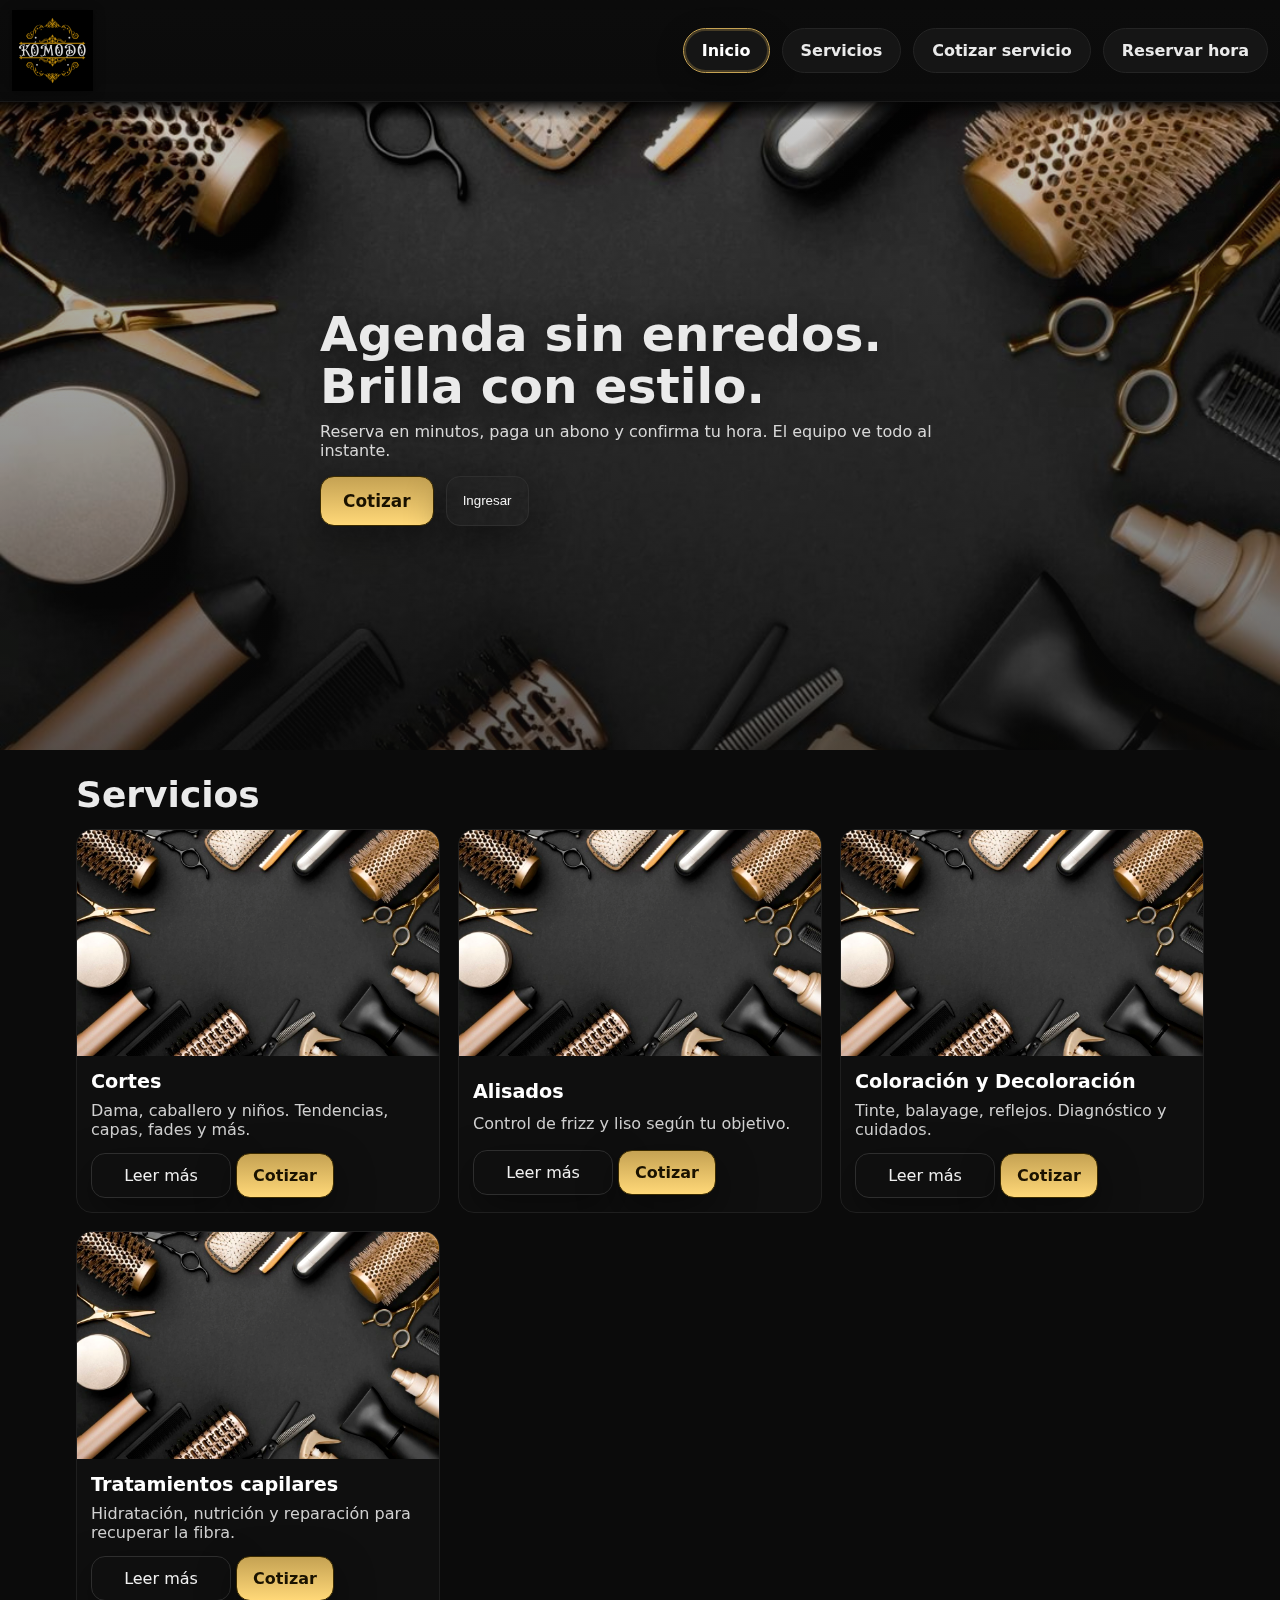
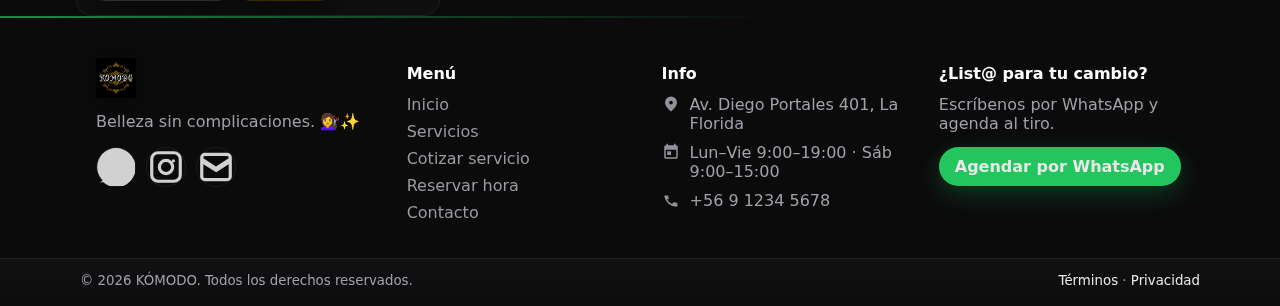
<file: index.html>
<!DOCTYPE html>
<html lang="es">
<head>
  <meta charset="UTF-8" />
  <meta name="viewport" content="width=device-width, initial-scale=1.0"/>
  <title>KÓMODO — Agenda y cotización</title>
  <link rel="stylesheet" href="css/styles.css"/>
</head>
<body>

  <!-- Header -->
  <header class="header">
    <div class="header__inner">
     <a href="index.html" class="brand" aria-label="KÓMODO Home">
      <img src="img/k_logo.png" alt="KÓMODO" class="brand__logo">
     </a>

      <!-- Menú -->
      <nav class="header__nav">
        <a class="nav__link is-active" href="index.html">Inicio</a>
        <a class="nav__link" href="vista_servicios.html">Servicios</a>
        <a class="nav__link" href="cliente.html">Cotizar servicio</a>
        <a class="nav__link" href="vista_reservas.html">Reservar hora</a>
      </nav>
    </div>
  </header>

  <main>
    <!-- Hero con CTA -->
    <section class="hero">
      <div class="hero__bg-img" aria-hidden="true"></div>
      <div class="hero__veil" aria-hidden="true"></div>
      <div class="wrap hero__inner">
        <div class="hero__copy">
          <h1>Agenda sin enredos.<br>Brilla con estilo.</h1>
          <p>Reserva en minutos, paga un abono y confirma tu hora. El equipo ve todo al instante.</p>
          <div class="hero__cta">
            <a class="btn btn--gold btn--lg" href="cliente.html">Cotizar</a>
            <button class="btn btn--ghost" id="btnLogin">Ingresar</button>
          </div>
        </div>
      </div>
    </section>

    <!-- Lista de servicios destacada -->
    <section class="services wrap">
      <h2 class="services__title">Servicios</h2>

      <div class="services__grid">
        <!-- Cortes -->
        <article class="service-card">
          <a class="service-card__img" href="cortes.html" aria-label="Leer más sobre Cortes">
            <img src="img/fondo.jpg" alt="Cortes de cabello">
          </a>
          <div class="service-card__body">
            <h3 class="service-card__title">Cortes</h3>
            <p class="service-card__desc">Dama, caballero y niños. Tendencias, capas, fades y más.</p>
            <div class="service-card__actions">
              <a class="btn btn--ghost" href="cortes.html">Leer más</a>
              <a class="btn btn--gold" href="cliente.html?service=cortes">Cotizar</a>
            </div>
          </div>
        </article>

        <!-- Alisados -->
        <article class="service-card">
          <a class="service-card__img" href="alisados.html" aria-label="Leer más sobre Alisados">
            <img src="img/fondo.jpg" alt="Alisados">
          </a>
          <div class="service-card__body">
            <h3 class="service-card__title">Alisados</h3>
            <p class="service-card__desc">Control de frizz y liso según tu objetivo.</p>
            <div class="service-card__actions">
              <a class="btn btn--ghost" href="alisados.html">Leer más</a>
              <a class="btn btn--gold" href="cliente.html?service=alisados">Cotizar</a>
            </div>
          </div>
        </article>

        <!-- Coloración -->
        <article class="service-card">
          <a class="service-card__img" href="coloracion.html" aria-label="Leer más sobre Coloración y Decoloración">
            <img src="img/fondo.jpg" alt="Coloración y decoloración">
          </a>
          <div class="service-card__body">
            <h3 class="service-card__title">Coloración y Decoloración</h3>
            <p class="service-card__desc">Tinte, balayage, reflejos. Diagnóstico y cuidados.</p>
            <div class="service-card__actions">
              <a class="btn btn--ghost" href="coloracion.html">Leer más</a>
              <a class="btn btn--gold" href="cliente.html?service=color">Cotizar</a>
            </div>
          </div>
        </article>

        <!-- Tratamientos -->
        <article class="service-card">
          <a class="service-card__img" href="tratamientos.html" aria-label="Leer más sobre Tratamientos">
            <img src="img/fondo.jpg" alt="Tratamientos capilares">
          </a>
          <div class="service-card__body">
            <h3 class="service-card__title">Tratamientos capilares</h3>
            <p class="service-card__desc">Hidratación, nutrición y reparación para recuperar la fibra.</p>
            <div class="service-card__actions">
              <a class="btn btn--ghost" href="tratamientos.html">Leer más</a>
              <a class="btn btn--gold" href="cliente.html?service=tratamientos">Cotizar</a>
            </div>
          </div>
        </article>
      </div>
    </section>
  </main>

  <!-- Modal de login rápido (mock) -->
  <dialog id="authModal" class="auth">
    <form method="dialog" class="auth__panel">
      <h3 class="auth__title">Entrar</h3>

      <div class="field">
        <span>Correo</span>
        <input type="email" id="authEmail" placeholder="tucorreo@dominio.cl" required>
      </div>

      <div class="field">
        <span>Rol</span>
        <label><input type="radio" name="role" value="cliente" checked> Cliente</label>
        <label><input type="radio" name="role" value="trabajador"> Trabajador</label>
        <label><input type="radio" name="role" value="admin"> Admin</label>
      </div>

      <div class="field">
  <span>Contraseña</span>
  <input type="password" id="authPass" placeholder="Tu contraseña" />
</div>
<div class="auth__actions">
        <button id="doLogin" class="btn btn--gold">Ingresar</button>
        <button class="btn btn--ghost" value="cancel">Cancelar</button>
      </div>

      <a class="auth__alt" href="registro.html">¿No tienes cuenta? Ir a registro</a>
    </form>
  </dialog>

  <script>
    // Mini script local: abre/cierra modal y guarda rol (mock)
    const modal = document.getElementById("authModal");
    document.getElementById("btnLogin").addEventListener("click", ()=> modal.showModal());

    const setRole = (role, email) => {
      localStorage.setItem("komodo:user", JSON.stringify({ role, email }));
    };
    const homeFor = (r) => r === "admin" ? "vista_ingresos.html" : (r === "trabajador" ? "vista_reservas.html" : "cliente.html");

    // Validación mínima
    document.getElementById("doLogin").addEventListener("click", (e)=>{
      e.preventDefault();
      const role = document.querySelector('input[name="role"]:checked').value;
      const email = document.getElementById("authEmail").value.trim();
      if(!email) return alert("Completa tu correo para entrar.");
      setRole(role, email);
      modal.close();
      location.href = homeFor(role);
    });
  </script>
  <!-- ============ FOOTER KÓMODO (DARK) ============ -->
<footer class="k-footer" role="contentinfo">
  <div class="k-footer__top wrap">
    <section class="k-brand">
      <a class="brand" href="index.html" aria-label="Inicio KÓMODO">
        <img src="img/k_logo.png" alt="KÓMODO" class="brand__logo" />
      </a>
      <p class="k-tagline">Belleza sin complicaciones. 💇‍♀️✨</p>

      <nav class="k-social" aria-label="Redes">
        <!-- WhatsApp -->
        <a class="k-ico" href="https://wa.me/56912345678?text=Hola%20K%C3%93MODO,%20quiero%20agendar%20una%20hora" target="_blank" rel="noopener" aria-label="WhatsApp">
          <svg viewBox="0 0 24 24" aria-hidden="true"><path fill="currentColor" d="M20.5 3.5A11 11 0 0 0 3.6 20.4L2 22l1.8-.5A11 11 0 1 0 20.5 3.5ZM9.4 7.6c-.2-.4-.4-.4-.6-.4h-.5c-.2 0-.5.1-.8.4s-1 1-1 2.4 1 2.8 1.1 3 .2.4.4.6a7 7 0 0 0 3 2c1 .4 1.3.4 1.7.4h.8c.5 0 1-.3 1.1-.7s.6-1 .6-1.1c.1-.2 0-.4 0-.6s-.1-.4-.3-.5l-1-.5c-.2-.1-.5-.2-.6 0l-.4.5c-.2.3-.3.5-.5.6s-.4.1-.7 0a5.6 5.6 0 0 1-1.7-1.1 6.3 6.3 0 0 1-1.1-1.6c-.1-.2 0-.4.1-.6l.3-.4c.1-.2.1-.4 0-.6l-.5-1c-.1-.2-.3-.6-.6-.6Z"/></svg>
        </a>
        <!-- Instagram -->
        <a class="k-ico" href="https://www.instagram.com/komodo" target="_blank" rel="noopener" aria-label="Instagram">
          <svg viewBox="0 0 24 24" aria-hidden="true"><path fill="currentColor" d="M7 2h10a5 5 0 0 1 5 5v10a5 5 0 0 1-5 5H7a5 5 0 0 1-5-5V7a5 5 0 0 1 5-5Zm0 2a3 3 0 0 0-3 3v10a3 3 0 0 0 3 3h10a3 3 0 0 0 3-3V7a3 3 0 0 0-3-3H7Zm5 2.8A5.2 5.2 0 1 1 6.8 12 5.2 5.2 0 0 1 12 6.8Zm0 2A3.2 3.2 0 1 0 15.2 12 3.2 3.2 0 0 0 12 8.8Zm5.7-.7a1 1 0 1 1-1-1 1 1 0 0 1 1 1Z"/></svg>
        </a>
        <!-- Correo -->
        <a class="k-ico" href="mailto:contacto@komodo.cl" aria-label="Correo">
          <svg viewBox="0 0 24 24" aria-hidden="true"><path fill="currentColor" d="M2 6a3 3 0 0 1 3-3h14a3 3 0 0 1 3 3v12a3 3 0 0 1-3 3H5a3 3 0 0 1-3-3Zm3-1a1 1 0 0 0-1 1v.4l8 5.3 8-5.3V6a1 1 0 0 0-1-1Zm15 5.2-7.3 4.8a1 1 0 0 1-1.1 0L4 10.2V18a1 1 0 0 0 1 1h14a1 1 0 0 0 1-1Z"/></svg>
        </a>
      </nav>
    </section>

    <section class="k-links">
      <h4>Menú</h4>
      <ul>
        <li><a href="index.html">Inicio</a></li>
        <li><a href="vista_servicios.html">Servicios</a></li>
        <li><a href="cotizar.html">Cotizar servicio</a></li>
        <li><a href="reservar.html">Reservar hora</a></li>
        <li><a href="contacto.html">Contacto</a></li>
      </ul>
    </section>

    <section class="k-info">
      <h4>Info</h4>
      <ul class="k-list">
        <li>
          <svg class="k-bullet" viewBox="0 0 24 24" aria-hidden="true"><path fill="currentColor" d="M12 2a8 8 0 0 0-8 8c0 5.5 8 12 8 12s8-6.5 8-12a8 8 0 0 0-8-8Zm0 10.5A2.5 2.5 0 1 1 14.5 10 2.5 2.5 0 0 1 12 12.5Z"/></svg>
          <span>Av. Diego Portales 401, La Florida</span>
        </li>
        <li>
          <svg class="k-bullet" viewBox="0 0 24 24" aria-hidden="true"><path fill="currentColor" d="M19 3h-1V1h-2v2H8V1H6v2H5a2 2 0 0 0-2 2v14a2 2 0 0 0 2 2h14a2 2 0 0 0 2-2V5a2 2 0 0 0-2-2Zm0 16H5V9h14ZM7 11h5v5H7Z"/></svg>
          <span>Lun–Vie 9:00–19:00 · Sáb 9:00–15:00</span>
        </li>
        <li>
          <svg class="k-bullet" viewBox="0 0 24 24" aria-hidden="true"><path fill="currentColor" d="M6.6 10.8a12.3 12.3 0 0 0 6.6 6.6l2.2-2.2a1 1 0 0 1 1.1-.2 9.7 9.7 0 0 0 3 .5 1 1 0 0 1 1 1V20a1 1 0 0 1-1 1A17 17 0 0 1 3 7a1 1 0 0 1 1-1h3.5a1 1 0 0 1 1 1 9.7 9.7 0 0 0 .5 3 1 1 0 0 1-.2 1.1Z"/></svg>
          <span>+56 9 1234 5678</span>
        </li>
      </ul>
    </section>

    <section class="k-cta">
      <h4>¿List@ para tu cambio?</h4>
      <p>Escríbenos por WhatsApp y agenda al tiro.</p>
      <a class="k-btn" href="https://wa.me/56912345678?text=Hola%20K%C3%93MODO,%20quiero%20agendar%20una%20hora">Agendar por WhatsApp</a>
    </section>
  </div>

  <div class="k-footer__bottom">
    <div class="wrap">
      <small>© <span id="year"></span> KÓMODO. Todos los derechos reservados.</small>
      <small class="k-legal"><a href="terminos.html">Términos</a> · <a href="privacidad.html">Privacidad</a></small>
    </div>
  </div>
</footer>

<script>
  // año dinámico (opcional)
  (function(){ var y=document.getElementById('year'); if(y) y.textContent=new Date().getFullYear(); })();
</script>

</body>
</html>
</file>
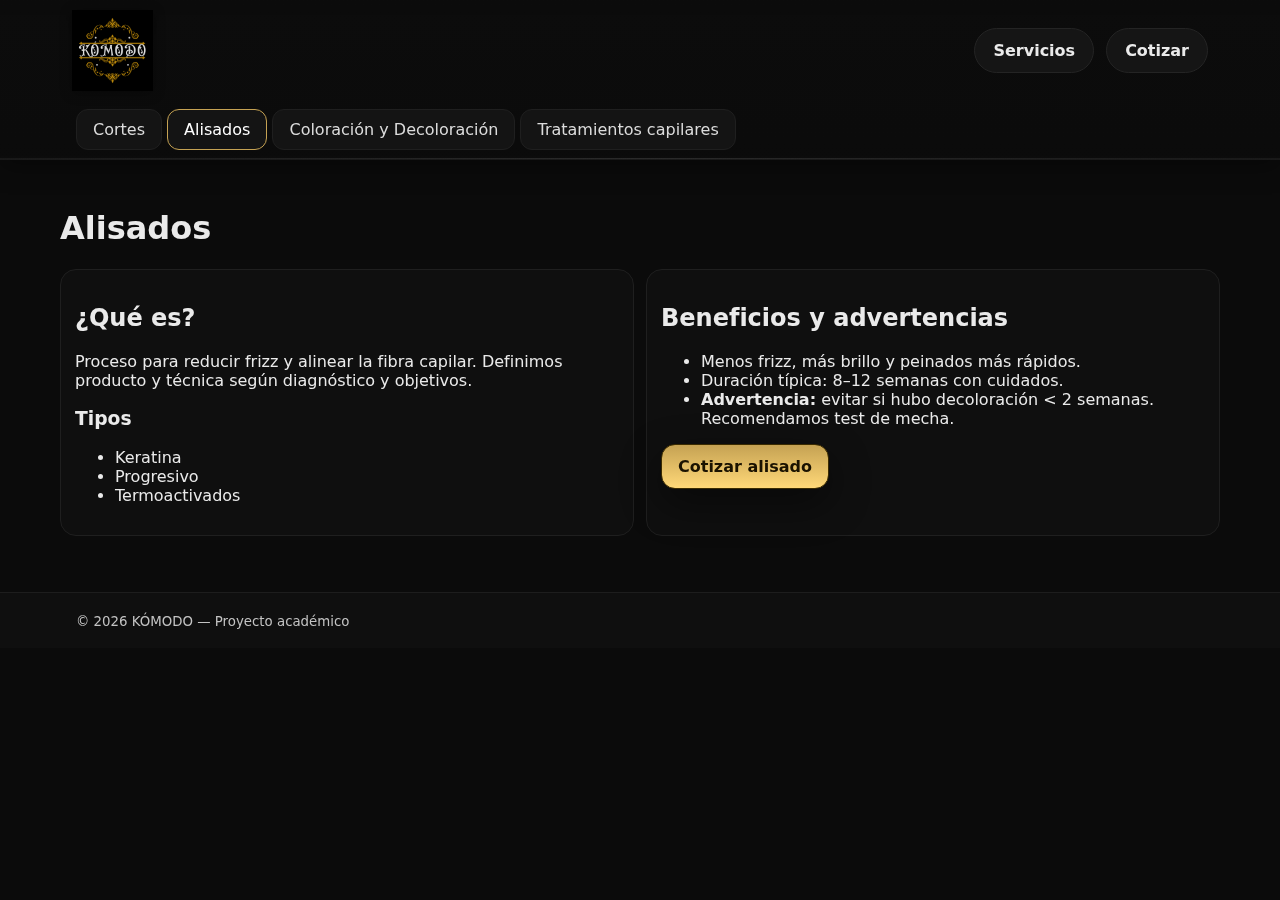
<file: alisados.html>
<!DOCTYPE html>
<html lang="es">
<head>
  <meta charset="UTF-8"/><meta name="viewport" content="width=device-width, initial-scale=1.0"/>
  <title>KÓMODO — Alisados</title>
  <link rel="stylesheet" href="css/styles.css"/>
</head>
<body>
<header class="header">
   <div class="wrap header__inner">
    <a class="brand" href="index.html" aria-label="Inicio KÓMODO">
      <img src="img/k_logo.png" alt="KÓMODO" class="brand__logo" />
    </a>

    <nav class="header__nav">

      <!-- Menú corto para fichas de servicio -->
      <a class="nav__link" href="vista_servicios.html">Servicios</a>
      <a class="nav__link" href="cliente.html">Cotizar</a>
    </nav>
  </div>

  <!-- Tabs: navegación lateral entre fichas -->
  <nav class="tabs"><div class="wrap tabs__row">
    <a class="tab" href="cortes.html">Cortes</a>
    <a class="tab is-active" href="alisados.html" aria-selected="true">Alisados</a>
    <a class="tab" href="coloracion.html">Coloración y Decoloración</a>
    <a class="tab" href="tratamientos.html">Tratamientos capilares</a>
  </div></nav>
</header>

<main class="wrap" style="padding:28px 0 56px">
  <h1>Alisados</h1>
  <section class="grid2-admin" style="margin-top:14px">
    <article class="card">
      <h2>¿Qué es?</h2>
      <p>Proceso para reducir frizz y alinear la fibra capilar. Definimos producto y técnica según diagnóstico y objetivos.</p>
      <h3>Tipos</h3>
      <ul><li>Keratina</li><li>Progresivo</li><li>Termoactivados</li></ul>
    </article>
    <article class="card">
      <h2>Beneficios y advertencias</h2>
      <ul>
        <li>Menos frizz, más brillo y peinados más rápidos.</li>
        <li>Duración típica: 8–12 semanas con cuidados.</li>
        <li><strong>Advertencia:</strong> evitar si hubo decoloración &lt; 2 semanas. Recomendamos test de mecha.</li>
      </ul>
      <div class="actions"><a class="btn btn--gold" href="cliente.html?service=alisados">Cotizar alisado</a></div>
    </article>
  </section>
</main>

<footer class="footer"><div class="wrap"><small>© <span id="year"></span> KÓMODO — Proyecto académico</small></div></footer>
<script src="js/main.js"></script>
</body>
</html>
</file>
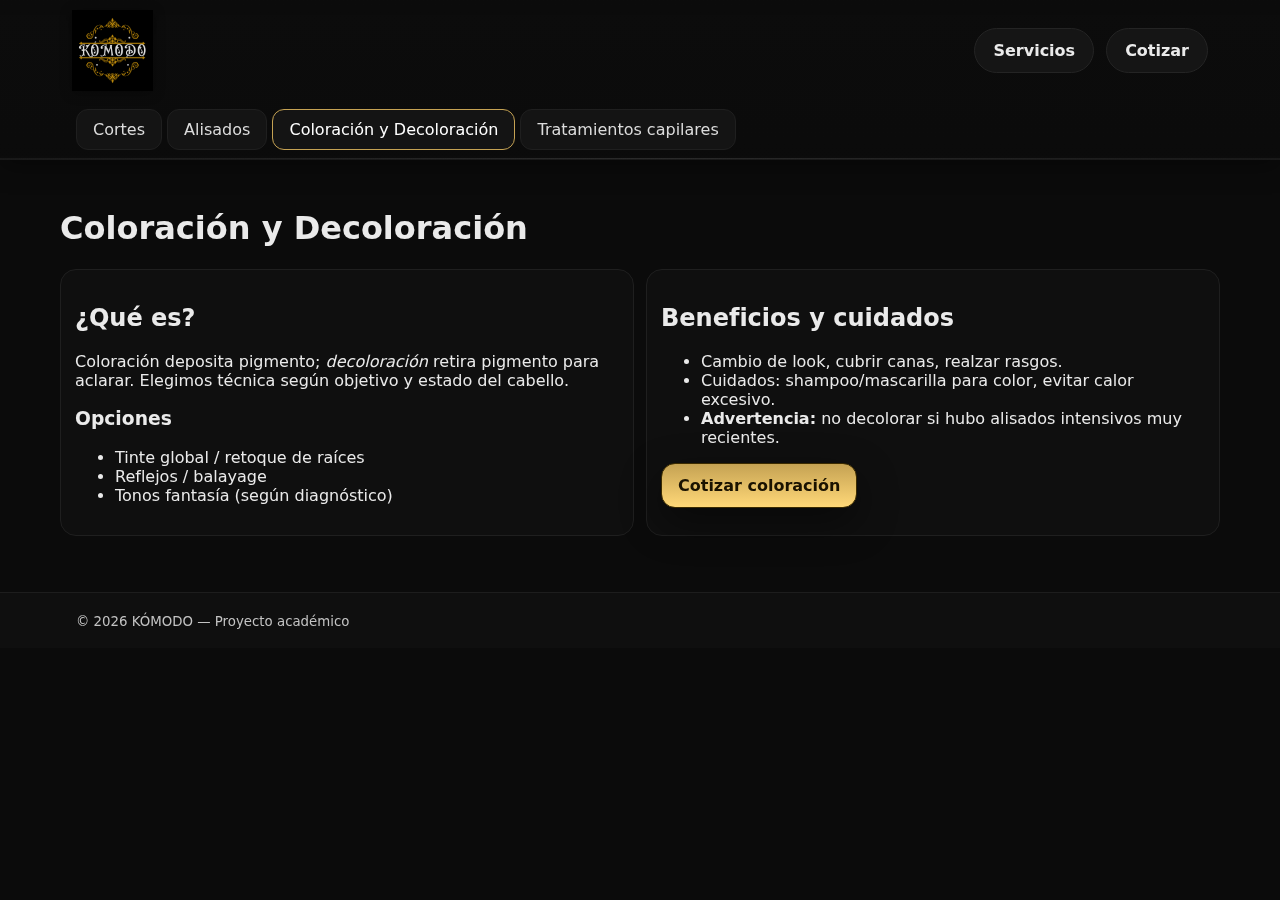
<file: coloracion.html>
<!DOCTYPE html>
<html lang="es">
<head>
  <meta charset="UTF-8"/><meta name="viewport" content="width=device-width, initial-scale=1.0"/>
  <title>KÓMODO — Coloración y Decoloración</title>
  <link rel="stylesheet" href="css/styles.css"/>
</head>
<body>
<header class="header">
  <div class="wrap header__inner">
    <a class="brand" href="index.html" aria-label="Inicio KÓMODO">
      <img src="img/k_logo.png" alt="KÓMODO" class="brand__logo" />
    </a>
    
    <nav class="header__nav">
      <a class="nav__link" href="vista_servicios.html">Servicios</a>
      <a class="nav__link" href="cliente.html">Cotizar</a>
    </nav>
  </div>
  <nav class="tabs"><div class="wrap tabs__row">
    <a class="tab" href="cortes.html">Cortes</a>
    <a class="tab" href="alisados.html">Alisados</a>
    <a class="tab is-active" href="coloracion.html">Coloración y Decoloración</a>
    <a class="tab" href="tratamientos.html">Tratamientos capilares</a>
  </div></nav>
</header>

<main class="wrap" style="padding:28px 0 56px">
  <h1>Coloración y Decoloración</h1>
  <section class="grid2-admin" style="margin-top:14px">
    <article class="card">
      <h2>¿Qué es?</h2>
      <p>Coloración deposita pigmento; <em>decoloración</em> retira pigmento para aclarar. Elegimos técnica según objetivo y estado del cabello.</p>
      <h3>Opciones</h3>
      <ul><li>Tinte global / retoque de raíces</li><li>Reflejos / balayage</li><li>Tonos fantasía (según diagnóstico)</li></ul>
    </article>
    <article class="card">
      <h2>Beneficios y cuidados</h2>
      <ul>
        <li>Cambio de look, cubrir canas, realzar rasgos.</li>
        <li>Cuidados: shampoo/mascarilla para color, evitar calor excesivo.</li>
        <li><strong>Advertencia:</strong> no decolorar si hubo alisados intensivos muy recientes.</li>
      </ul>
      <div class="actions"><a class="btn btn--gold" href="cliente.html?service=color">Cotizar coloración</a></div>
    </article>
  </section>
</main>

<footer class="footer"><div class="wrap"><small>© <span id="year"></span> KÓMODO — Proyecto académico</small></div></footer>
<script src="js/main.js"></script>
</body>
</html>
</file>
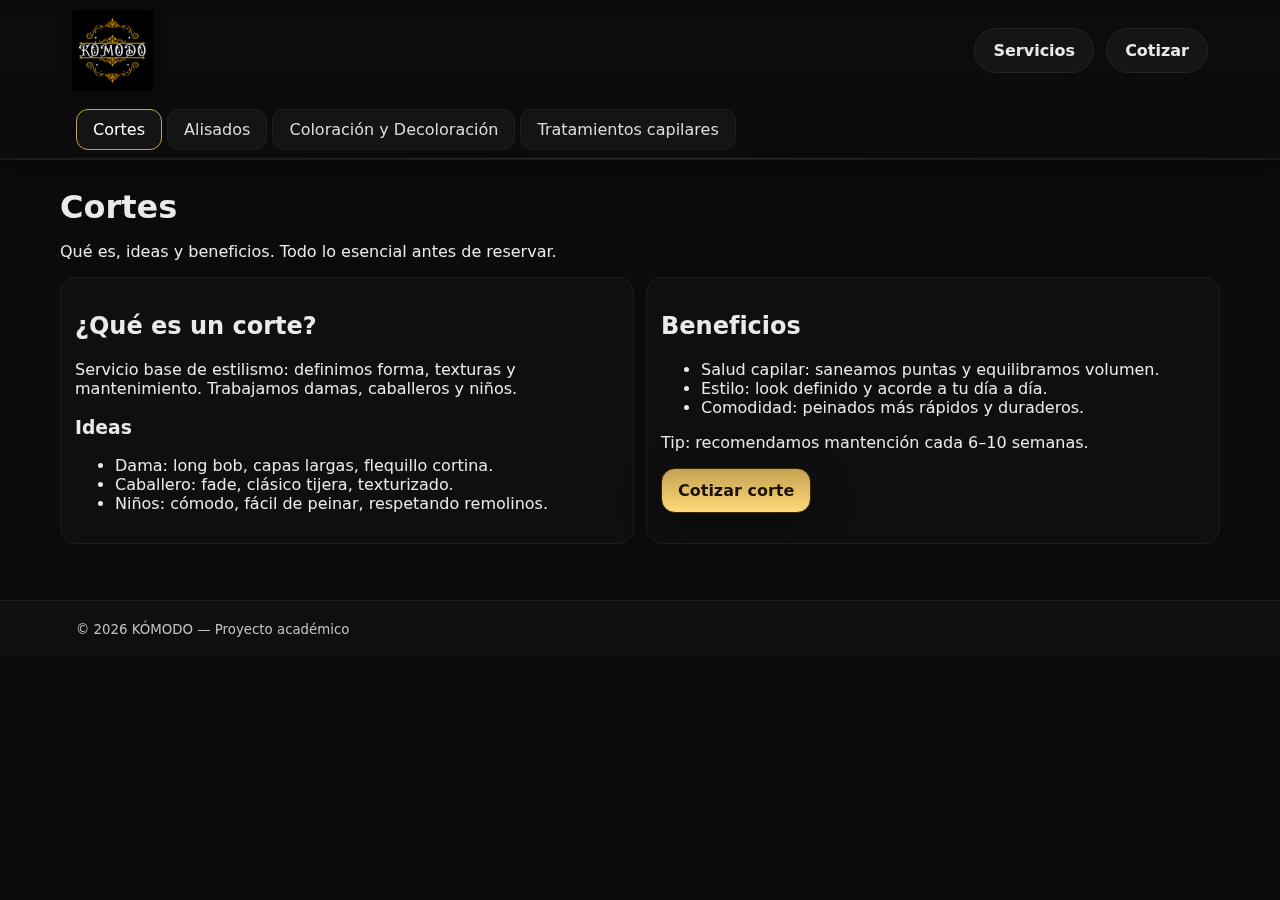
<file: cortes.html>
<!DOCTYPE html>
<html lang="es">
<head>
  <meta charset="UTF-8"/>
  <meta name="viewport" content="width=device-width, initial-scale=1.0"/>
  <title>KÓMODO — Cortes</title>
  <link rel="stylesheet" href="css/styles.css"/>
</head>
<body>
<header class="header">
  <div class="wrap header__inner">
    <a class="brand" href="index.html" aria-label="Inicio KÓMODO">
      <img src="img/k_logo.png" alt="KÓMODO" class="brand__logo" />
    </a>
    <nav class="header__nav">
      <a class="nav__link" href="vista_servicios.html">Servicios</a>
      <a class="nav__link" href="cliente.html">Cotizar</a>
    </nav>
  </div>
  <!-- Tabs de servicios: navegación lateral entre fichas -->
  <nav class="tabs"><div class="wrap tabs__row">
    <a class="tab is-active" href="cortes.html">Cortes</a>
    <a class="tab" href="alisados.html">Alisados</a>
    <a class="tab" href="coloracion.html">Coloración y Decoloración</a>
    <a class="tab" href="tratamientos.html">Tratamientos capilares</a>
  </div></nav>
</header>

<main class="wrap" style="padding:28px 0 56px">
  <h1 style="margin:0 0 8px">Cortes</h1>
  <p class="muted">Qué es, ideas y beneficios. Todo lo esencial antes de reservar.</p>

  <section class="grid2-admin" style="margin-top:14px">
    <article class="card">
      <h2>¿Qué es un corte?</h2>
      <p>Servicio base de estilismo: definimos forma, texturas y mantenimiento. Trabajamos damas, caballeros y niños.</p>
      <h3>Ideas</h3>
      <ul>
        <li>Dama: long bob, capas largas, flequillo cortina.</li>
        <li>Caballero: fade, clásico tijera, texturizado.</li>
        <li>Niños: cómodo, fácil de peinar, respetando remolinos.</li>
      </ul>
    </article>
    <article class="card">
      <h2>Beneficios</h2>
      <ul>
        <li>Salud capilar: saneamos puntas y equilibramos volumen.</li>
        <li>Estilo: look definido y acorde a tu día a día.</li>
        <li>Comodidad: peinados más rápidos y duraderos.</li>
      </ul>
      <p class="hint">Tip: recomendamos mantención cada 6–10 semanas.</p>
      <div class="actions"><a class="btn btn--gold" href="cliente.html?service=cortes">Cotizar corte</a></div>
    </article>
  </section>
</main>

<footer class="footer"><div class="wrap"><small>© <span id="year"></span> KÓMODO — Proyecto académico</small></div></footer>
<script src="js/main.js"></script>
</body>
</html>
</file>
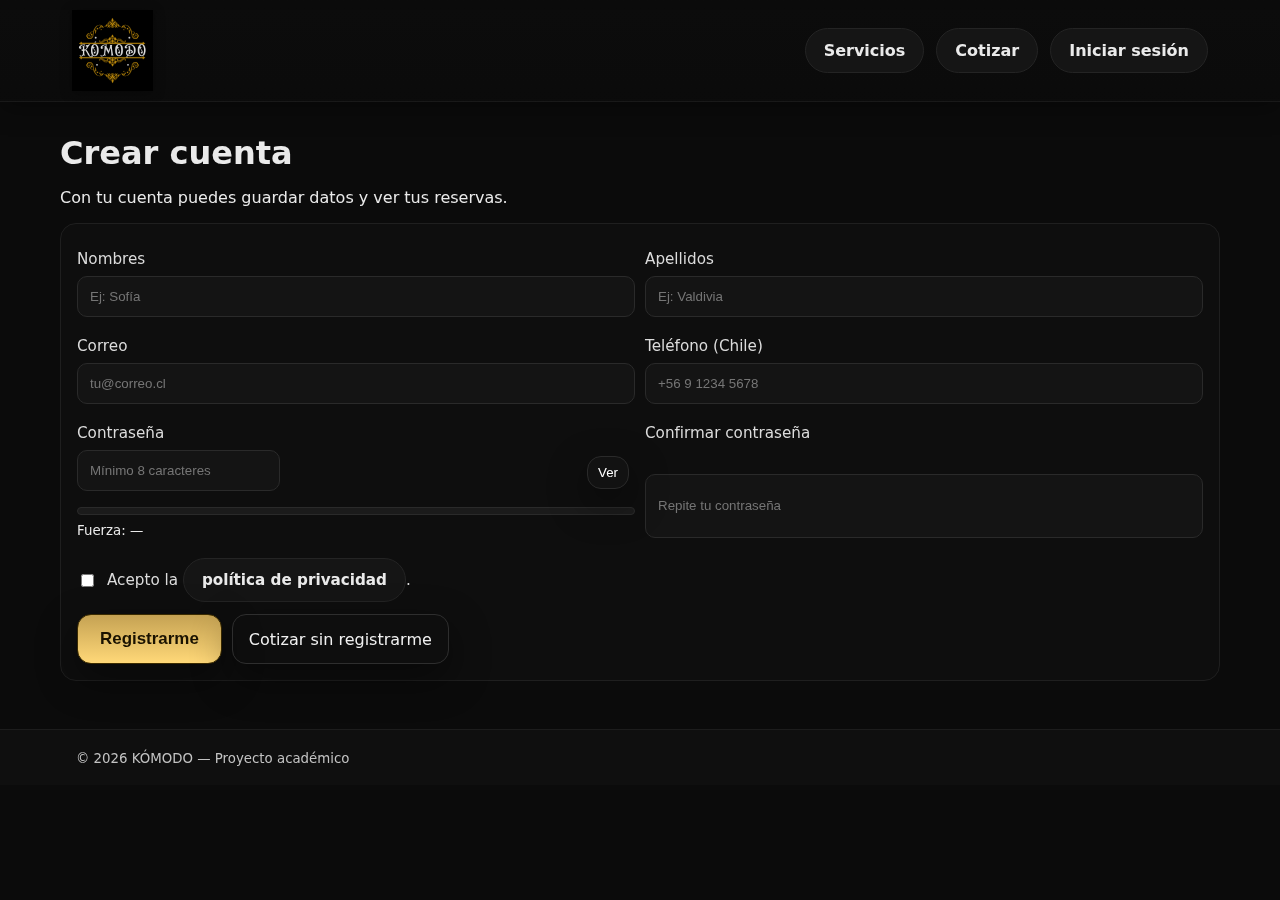
<file: registro.html>
<!DOCTYPE html>
<html lang="es">
<head>
  <meta charset="UTF-8" />
  <meta name="viewport" content="width=device-width, initial-scale=1.0"/>
  <title>KÓMODO — Registro</title>
  <link rel="stylesheet" href="css/styles.css"/>
</head>
<body>
  <header class="header">
  <div class="wrap header__inner">
    <a class="brand" href="index.html" aria-label="Inicio KÓMODO">
      <img src="img/k_logo.png" alt="KÓMODO" class="brand__logo" />
    </a>
      <nav class="header__nav">
        <a class="nav__link" href="vista_servicios.html">Servicios</a>
        <a class="nav__link" href="cliente.html">Cotizar</a>
        <a class="nav__link" href="#" data-open-auth="login">Iniciar sesión</a>
      </nav>
    </div>
  </header>

  <main class="wrap" style="padding:32px 0 48px;">
    <h1 style="margin:0 0 8px;">Crear cuenta</h1>
    <p class="hint">Con tu cuenta puedes guardar datos y ver tus reservas.</p>

    <!-- Form simple: validaciones mínimas para demo -->
    <form id="regForm" class="panel is-active" autocomplete="off" novalidate>
      <div class="grid2">
        <label class="field"><span>Nombres</span><input type="text" id="nombres" placeholder="Ej: Sofía" required /></label>
        <label class="field"><span>Apellidos</span><input type="text" id="apellidos" placeholder="Ej: Valdivia" required /></label>
      </div>

      <div class="grid2">
        <label class="field"><span>Correo</span><input type="email" id="correo" placeholder="tu@correo.cl" required /></label>
        <label class="field"><span>Teléfono (Chile)</span><input type="text" id="fono" placeholder="+56 9 1234 5678" inputmode="tel" /></label>
      </div>

      <div class="grid2">
        <label class="field">
          <span>Contraseña</span>
          <div style="position:relative">
            <input type="password" id="pass" placeholder="Mínimo 8 caracteres" required />
            <button type="button" id="togglePass" class="btn" style="position:absolute;right:6px;top:6px;padding:8px 10px;">Ver</button>
          </div>
          <!-- barrita de fuerza (visual) -->
          <div id="meter" style="height:8px;border-radius:6px;background:#1b1b1b;border:1px solid #2a2a2a; margin-top:8px; overflow:hidden;">
            <div id="meterBar" style="height:100%;width:0;background:linear-gradient(90deg,#ff4d4d,#ffd878);"></div>
          </div>
          <small id="meterTxt" class="hint">Fuerza: —</small>
        </label>

        <label class="field"><span>Confirmar contraseña</span><input type="password" id="pass2" placeholder="Repite tu contraseña" required /></label>
      </div>

      <label class="field" style="display:flex;align-items:center;gap:10px;">
        <input type="checkbox" id="tyc" required />
        <span>Acepto la <a class="nav__link" href="#" aria-label="Términos y condiciones">política de privacidad</a>.</span>
      </label>

      <div class="actions">
        <button type="submit" class="btn btn--gold btn--lg">Registrarme</button>
        <a class="btn btn--ghost" href="cliente.html">Cotizar sin registrarme</a>
      </div>
    </form>
  </main>

  <!-- modal login del sitio -->
  <dialog id="authModal" class="auth">
    <form method="dialog" class="auth__panel" aria-labelledby="authTitle">
      <h2 id="authTitle" class="auth__title">Iniciar sesión</h2>
      <label class="field"><span>Correo</span><input type="email" placeholder="tu@correo.cl"/></label>
      <label class="field"><span>Contraseña</span><input type="password" placeholder="••••••••"/></label>
      <div class="auth__actions">
        <button class="btn btn--gold" value="login">Entrar</button>
        <button class="btn btn--ghost" value="close">Cerrar</button>
      </div>
    </form>
  </dialog>

  <footer class="footer"><div class="wrap"><small>© <span id="year"></span> KÓMODO — Proyecto académico</small></div></footer>

  <script src="js/main.js"></script>
  <script src="js/registro.js"></script>
</body>
</html>
</file>
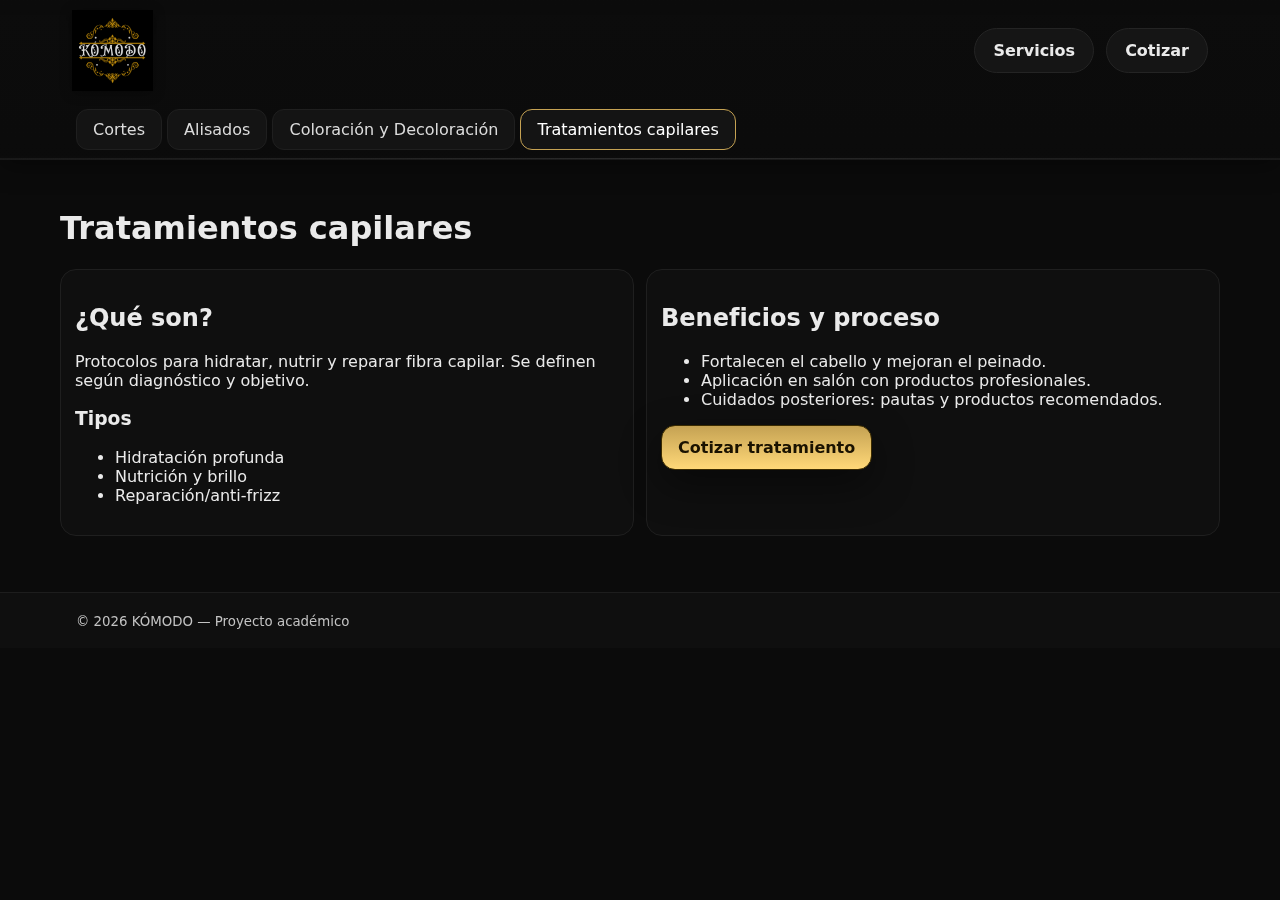
<file: tratamientos.html>
<!DOCTYPE html>
<html lang="es">
<head>
  <meta charset="UTF-8"/><meta name="viewport" content="width=device-width, initial-scale=1.0"/>
  <title>KÓMODO — Tratamientos capilares</title>
  <link rel="stylesheet" href="css/styles.css"/>
</head>
<body>
<header class="header">
  <div class="wrap header__inner">
    <a class="brand" href="index.html" aria-label="Inicio KÓMODO">
      <img src="img/k_logo.png" alt="KÓMODO" class="brand__logo" />
    </a>
    <nav class="header__nav">
      <a class="nav__link" href="vista_servicios.html">Servicios</a>
      <a class="nav__link" href="cliente.html">Cotizar</a>
    </nav>
  </div>
  <nav class="tabs"><div class="wrap tabs__row">
    <a class="tab" href="cortes.html">Cortes</a>
    <a class="tab" href="alisados.html">Alisados</a>
    <a class="tab" href="coloracion.html">Coloración y Decoloración</a>
    <a class="tab is-active" href="tratamientos.html">Tratamientos capilares</a>
  </div></nav>
</header>

<main class="wrap" style="padding:28px 0 56px">
  <h1>Tratamientos capilares</h1>
  <section class="grid2-admin" style="margin-top:14px">
    <article class="card">
      <h2>¿Qué son?</h2>
      <p>Protocolos para hidratar, nutrir y reparar fibra capilar. Se definen según diagnóstico y objetivo.</p>
      <h3>Tipos</h3>
      <ul><li>Hidratación profunda</li><li>Nutrición y brillo</li><li>Reparación/anti-frizz</li></ul>
    </article>
    <article class="card">
      <h2>Beneficios y proceso</h2>
      <ul>
        <li>Fortalecen el cabello y mejoran el peinado.</li>
        <li>Aplicación en salón con productos profesionales.</li>
        <li>Cuidados posteriores: pautas y productos recomendados.</li>
      </ul>
      <div class="actions"><a class="btn btn--gold" href="cliente.html?service=tratamientos">Cotizar tratamiento</a></div>
    </article>
  </section>
</main>

<footer class="footer"><div class="wrap"><small>© <span id="year"></span> KÓMODO — Proyecto académico</small></div></footer>
<script src="js/main.js"></script>
</body>
</html>
</file>
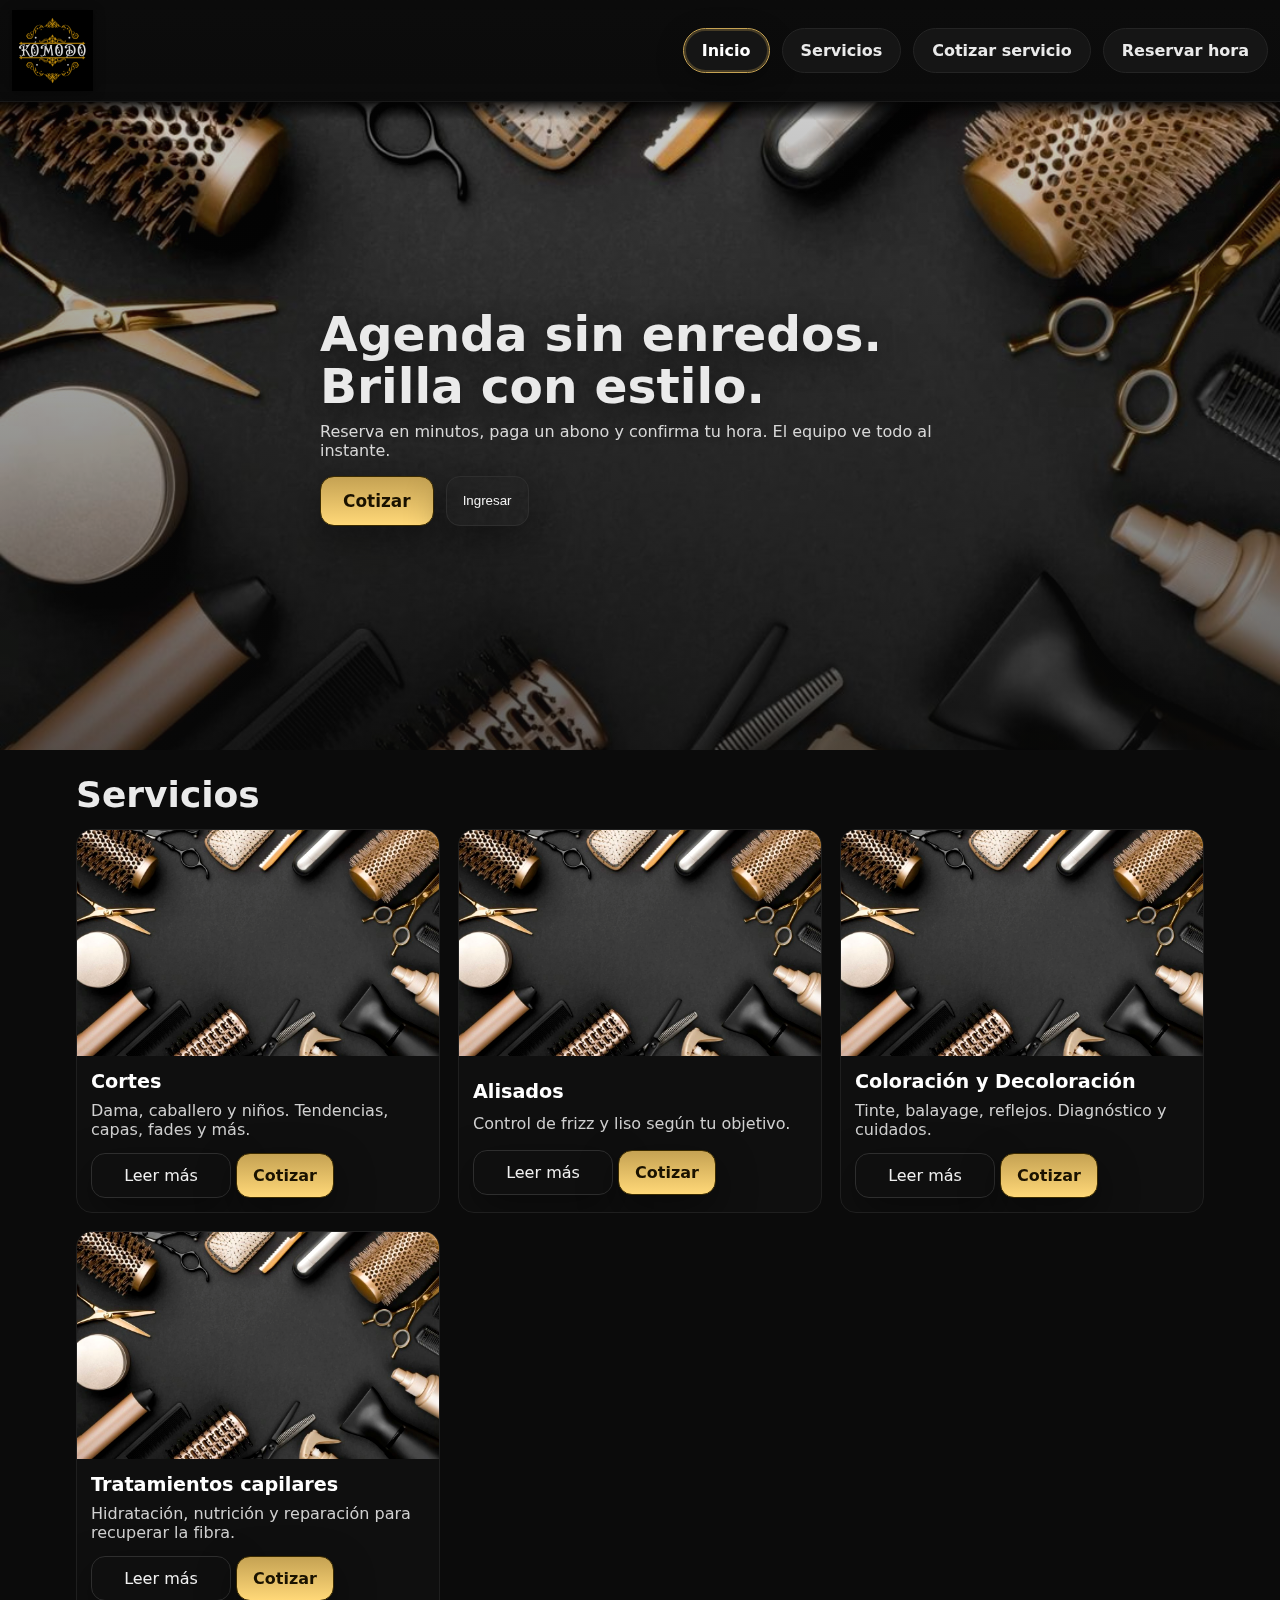
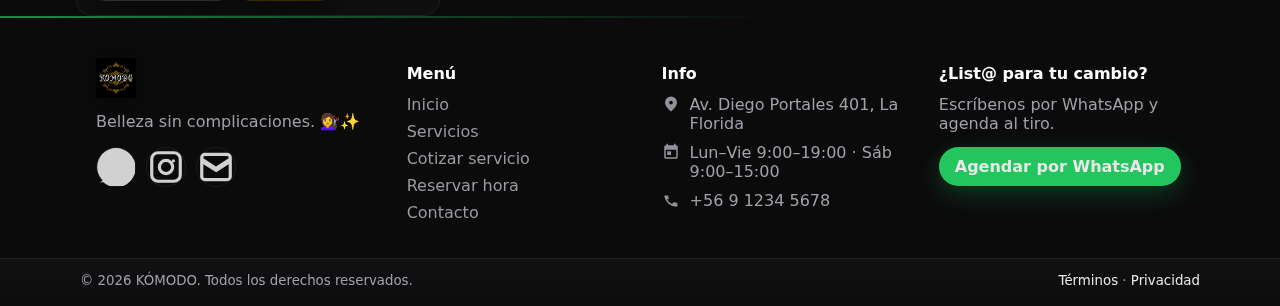
<file: vista_ingresos.html>
<!DOCTYPE html>
<html lang="es">
<head>
  <meta charset="UTF-8" />
  <meta name="viewport" content="width=device-width, initial-scale=1.0"/>
  <title>KÓMODO — Ingresos</title>
  <link rel="stylesheet" href="css/styles.css" />
  <script type="module">
    import { guard } from "./js/roles.js";
    guard(["admin"], "index.html"); // Solo admin ve esta vista
  </script>
</head>
<body>
  <header class="header">
  <div class="wrap header__inner">
    <a class="brand" href="index.html" aria-label="Inicio KÓMODO">
      <img src="img/k_logo.png" alt="KÓMODO" class="brand__logo" />
    </a>
    </div>
    <nav class="tabs">
      <div class="wrap tabs__row" role="tablist" aria-label="Admin">
        <a class="tab is-active" href="vista_ingresos.html" aria-selected="true">Ingresos</a>
        <a class="tab" href="vista_reservas.html">Reservas</a>
        <a class="tab" href="vista_inventario.html">Inventario</a>
        <a class="tab" href="vista_solicitudes.html">Solicitudes</a>
      </div>
    </nav>
  </header>

  <main class="wrap" style="padding: 28px 0 60px;">
    <h1 style="margin:0 0 18px;">Resumen de ingresos</h1>
    <p class="muted" style="margin:0 0 18px;">* Maqueta con datos locales; cuando conectemos pagos estos montos serán reales.</p>

    <!-- KPIs -->
    <section class="grid4">
      <article class="k-card"><div class="k-card__title">Hoy</div><div id="k_today_amount" class="k-card__value">$0</div><div id="k_today_count" class="k-card__hint">0 pagos</div></article>
      <article class="k-card"><div class="k-card__title">Esta semana</div><div id="k_week_amount" class="k-card__value">$0</div><div id="k_week_count" class="k-card__hint">0 pagos</div></article>
      <article class="k-card"><div class="k-card__title">Este mes</div><div id="k_month_amount" class="k-card__value">$0</div><div id="k_month_count" class="k-card__hint">0 pagos</div></article>
      <article class="k-card"><div class="k-card__title">Total registrado</div><div id="k_total_amount" class="k-card__value">$0</div><div id="k_total_count" class="k-card__hint">0 pagos</div></article>
    </section>

    <!-- Tabla -->
    <section style="margin-top:28px;">
      <h2 style="margin:0 0 14px;">Últimos movimientos</h2>
      <div class="table-scroll">
        <table class="k-table" id="tbl_mov">
          <thead>
            <tr>
              <th>Fecha</th><th>Cliente</th><th>Servicio</th><th>Método</th><th class="ta-r">Monto</th><th>Reserva</th>
            </tr>
          </thead>
          <tbody><!-- admin.js pinta filas --></tbody>
        </table>
      </div>
    </section>
  </main>

  <footer class="footer"><div class="wrap"><small>© <span id="year"></span> KÓMODO — Proyecto académico</small></div></footer>
  <script src="js/admin.js"></script>
</body>
</html>
</file>
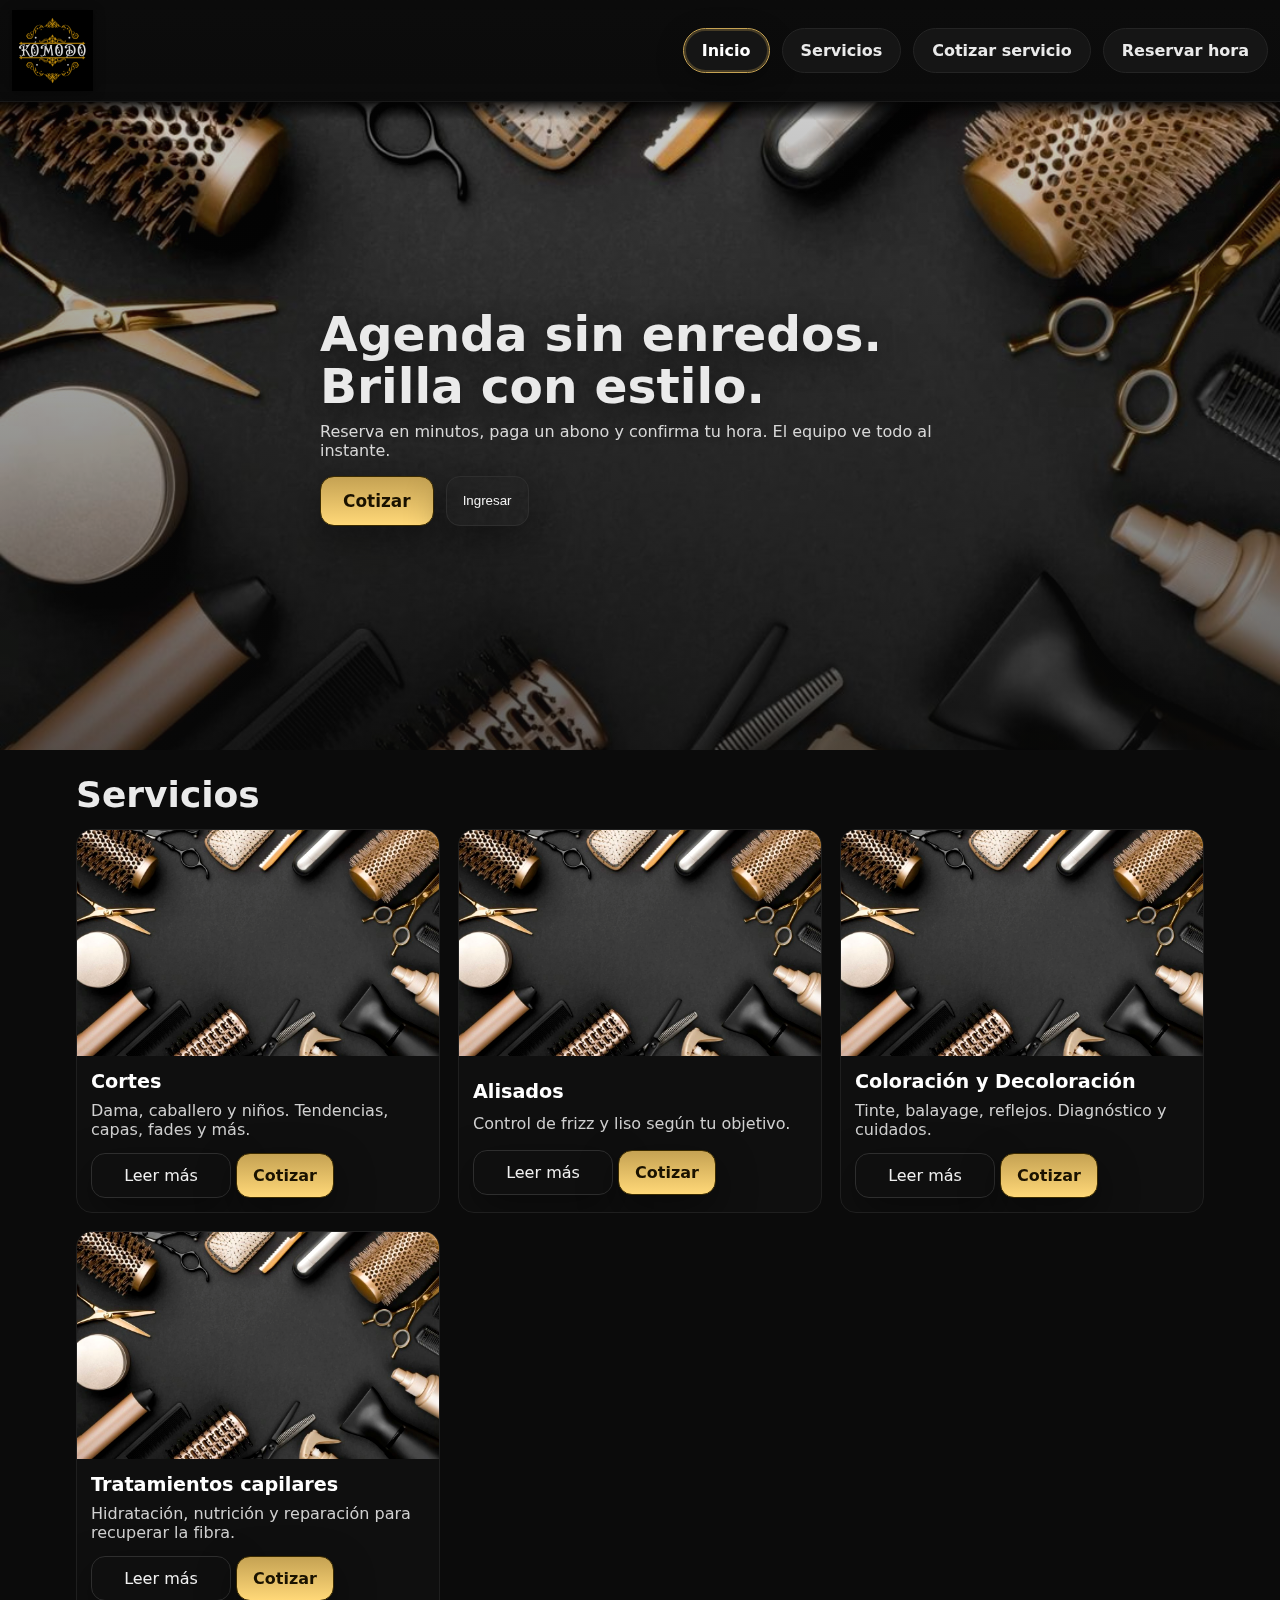
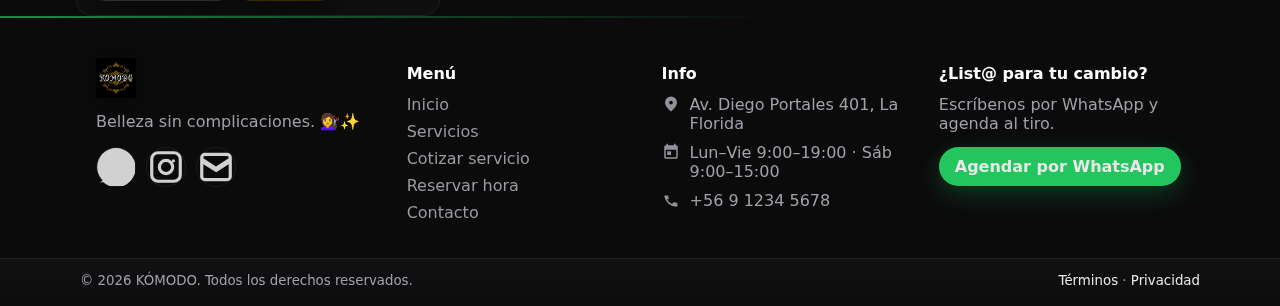
<file: vista_inventario.html>
<!DOCTYPE html>
<html lang="es">
<head>
  <meta charset="UTF-8" />
  <meta name="viewport" content="width=device-width, initial-scale=1.0"/>
  <title>KÓMODO — Inventario</title>
  <link rel="stylesheet" href="css/styles.css">
  <link rel="stylesheet" href="css/inventario.css">
  <script type="module">
    import { guard } from "./js/roles.js";
    guard(["admin","trabajador"], "index.html");
  </script>
</head>
<body>
  <header class="header">
  <div class="wrap header__inner">
    <a class="brand" href="index.html" aria-label="Inicio KÓMODO">
      <img src="img/k_logo.png" alt="KÓMODO" class="brand__logo" />
    </a>
    </div>
    <nav class="tabs">
      <div class="wrap tabs__row" role="tablist" aria-label="Panel">
        <a class="tab" href="vista_ingresos.html">Ingresos</a>
        <a class="tab" href="vista_reservas.html">Reservas</a>
        <a class="tab is-active" href="vista_inventario.html" aria-selected="true">Inventario</a>
        <a class="tab" href="vista_solicitudes.html">Solicitudes</a>
      </div>
    </nav>
  </header>

  <!-- Inventario: buscador + CRUD + solicitudes -->
  <main>
    <section class="inv">
      <header class="inv__header wrap">
        <h1>Inventario</h1>
        <div class="inv__controls">
          <input id="invSearch" type="search" placeholder="Buscar producto… (ej: tinte, tijera)">
          <select id="invFilterCat" title="Categoría">
            <option value="">Todas las categorías</option>
            <option>Coloración</option><option>Corte</option><option>Tratamientos</option><option>Accesorios</option><option>Higiene</option>
          </select>
          <button id="btnAddProduct" class="btn btn--gold">Agregar producto</button>
          <button id="btnViewRequests" class="btn btn--ghost">Solicitudes</button>
        </div>
      </header>

      <div class="wrap">
        <table class="inv__table" id="invTable" aria-label="Tabla de inventario">
          <thead>
            <tr>
              <th>Producto</th><th>Categoría</th><th>Stock</th><th>Mín.</th><th>Unidad</th><th>Estado</th><th>Actualizado</th><th style="min-width:220px">Acciones</th>
            </tr>
          </thead>
          <tbody></tbody>
        </table>
        <p class="inv__hint">Consejo: los ítems en <strong>bajo stock</strong> aparecen resaltados para reponerlos rápido.</p>
      </div>
    </section>

    <!-- Modales -->
    <dialog id="modalProduct" class="modal">
      <form method="dialog" class="modal__card" id="productForm">
        <h3 id="modalProductTitle">Nuevo producto</h3>
        <div class="grid">
          <label>Nombre <input name="name" required></label>
          <label>Categoría
            <select name="category" required>
              <option value="">Seleccionar…</option>
              <option>Coloración</option><option>Corte</option><option>Tratamientos</option><option>Accesorios</option><option>Higiene</option>
            </select>
          </label>
          <label>Stock <input name="stock" type="number" min="0" step="1" required></label>
          <label>Stock mínimo <input name="min" type="number" min="0" step="1" required></label>
          <label>Unidad <input name="unit" placeholder="u, ml, gr…"></label>
        </div>
        <menu class="modal__actions">
          <button value="cancel" class="btn btn--ghost">Cancelar</button>
          <button id="btnSaveProduct" class="btn btn--gold" value="default">Guardar</button>
        </menu>
        <input type="hidden" name="id">
      </form>
    </dialog>

    <dialog id="modalRequest" class="modal">
      <form method="dialog" class="modal__card" id="requestForm">
        <h3>Solicitud de compra</h3>
        <p id="reqProductLabel" class="muted"></p>
        <div class="grid">
          <label>Cantidad a solicitar <input name="qty" type="number" min="1" step="1" required></label>
          <label>Comentario (opcional) <input name="note" placeholder="Proveedor sugerido, color, formato…"></label>
        </div>
        <menu class="modal__actions">
          <button value="cancel" class="btn btn--ghost">Cancelar</button>
          <button class="btn btn--gold" value="default">Enviar solicitud</button>
        </menu>
        <input type="hidden" name="id">
      </form>
    </dialog>

    <dialog id="modalRequestsList" class="modal">
      <div class="modal__card">
        <h3>Solicitudes de compra</h3>
        <div id="requestsContainer" class="requests"></div>
        <menu class="modal__actions">
          <button class="btn btn--gold" onclick="document.getElementById('modalRequestsList').close()">Cerrar</button>
        </menu>
      </div>
    </dialog>
  </main>

  <footer class="footer"><div class="wrap"><small>© <span id="year"></span> KÓMODO — Proyecto académico</small></div></footer>
  <script src="js/inventario.js"></script>
</body>
</html>
</file>
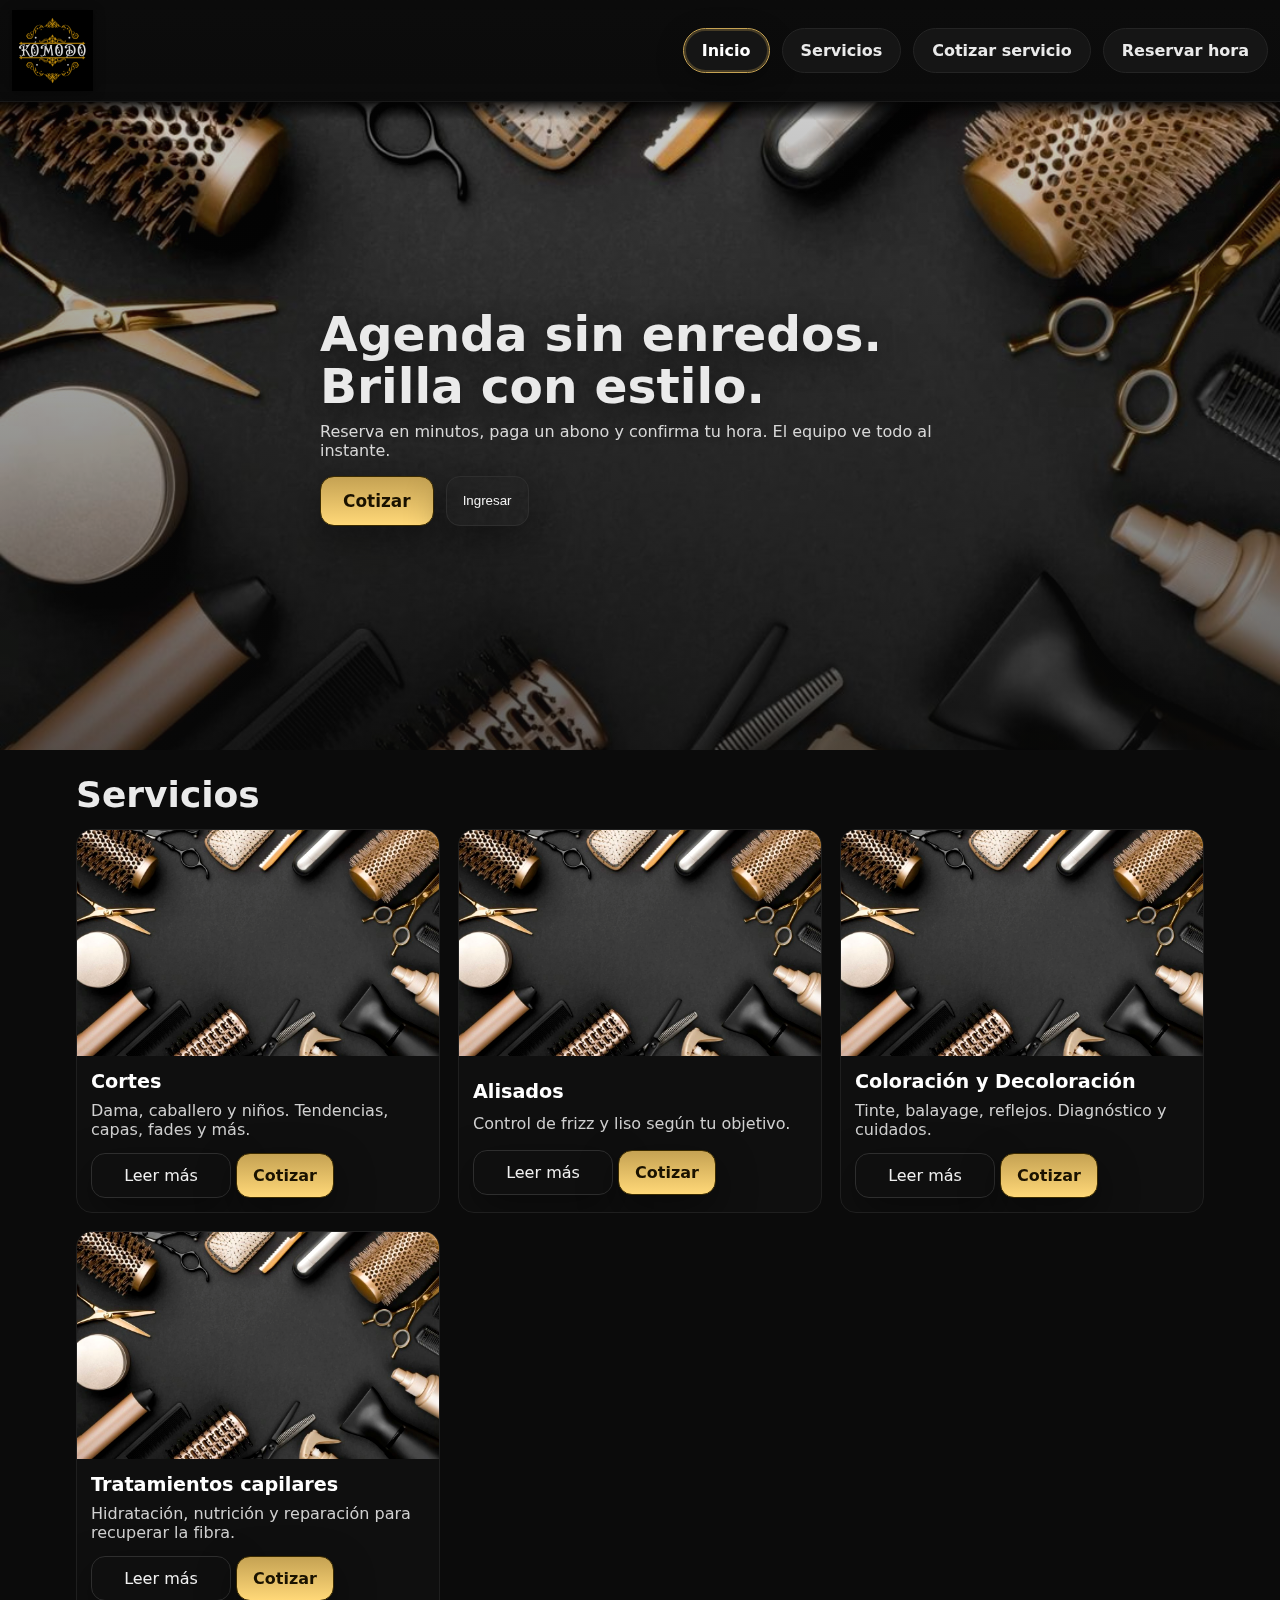
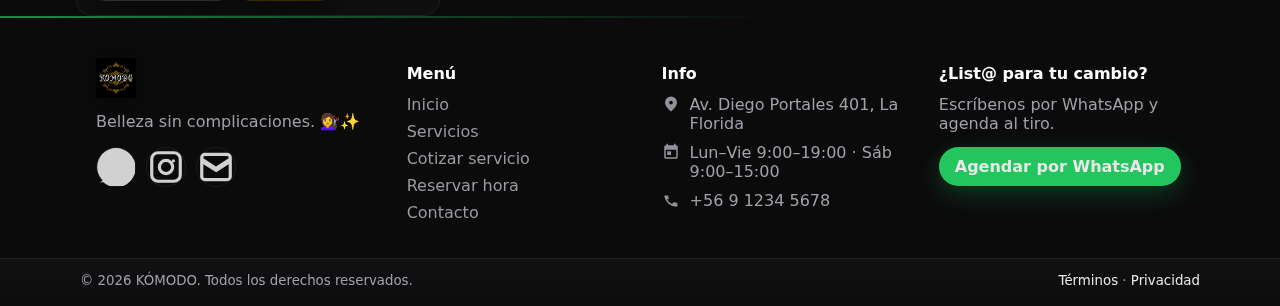
<file: vista_reservas.html>
<!DOCTYPE html>
<html lang="es">
<head>
  <meta charset="UTF-8" />
  <meta name="viewport" content="width=device-width, initial-scale=1.0"/>
  <title>KÓMODO — Reservas</title>
  <link rel="stylesheet" href="css/styles.css">
  <link rel="stylesheet" href="css/reservas.css">
  <script type="module">
    import { getRole } from "./js/roles.js";
    // Si no tiene rol → home (clientes/trabajadores/admin usan misma vista con distintos datos)
    if(!getRole()) location.href = "index.html";
  </script>
</head>
<body>
  <header class="header">
  <div class="wrap header__inner">
    <a class="brand" href="index.html" aria-label="Inicio KÓMODO">
      <img src="img/k_logo.png" alt="KÓMODO" class="brand__logo" />
    </a>
    </div>
    <!-- Tabs del panel -->
    <nav class="tabs">
      <div class="wrap tabs__row" role="tablist" aria-label="Panel">
        <a class="tab" href="vista_ingresos.html">Ingresos</a>
        <a class="tab is-active" href="vista_reservas.html" aria-selected="true">Reservas</a>
        <a class="tab" href="vista_inventario.html">Inventario</a>
        <a class="tab" href="vista_solicitudes.html">Solicitudes</a>
      </div>
    </nav>
  </header>

  <main class="wrap" style="padding:28px 0 60px;">
    <h1 style="margin:0 0 18px;">Reservas</h1>
    <p class="muted" style="margin:0 0 18px;">* Datos locales. Al finalizar una reserva, se genera el ingreso automáticamente.</p>

    <div class="table-scroll">
      <table class="k-table" id="tbl_reservas" aria-label="Tabla de reservas">
        <thead>
          <tr>
            <th style="width:56px">Nº</th>
            <th>Cliente</th>
            <th>Servicio</th>
            <th>Peluquero/a</th>
            <th>Fecha</th>
            <th>Hora</th>
            <th>Estado</th>
            <th class="ta-r">Abono</th>
            <th class="ta-r">Saldo</th>
            <th class="ta-r">Total</th>
            <th style="width:200px">Acciones</th>
          </tr>
        </thead>
        <tbody id="tbody_reservas"><!-- js/reservas.js pinta filas --></tbody>
      </table>
    </div>
  </main>

  <footer class="footer"><div class="wrap"><small>© <span id="year"></span> KÓMODO — Proyecto académico</small></div></footer>
  <script type="module" src="js/reservas.js"></script>
</body>
</html>
</file>
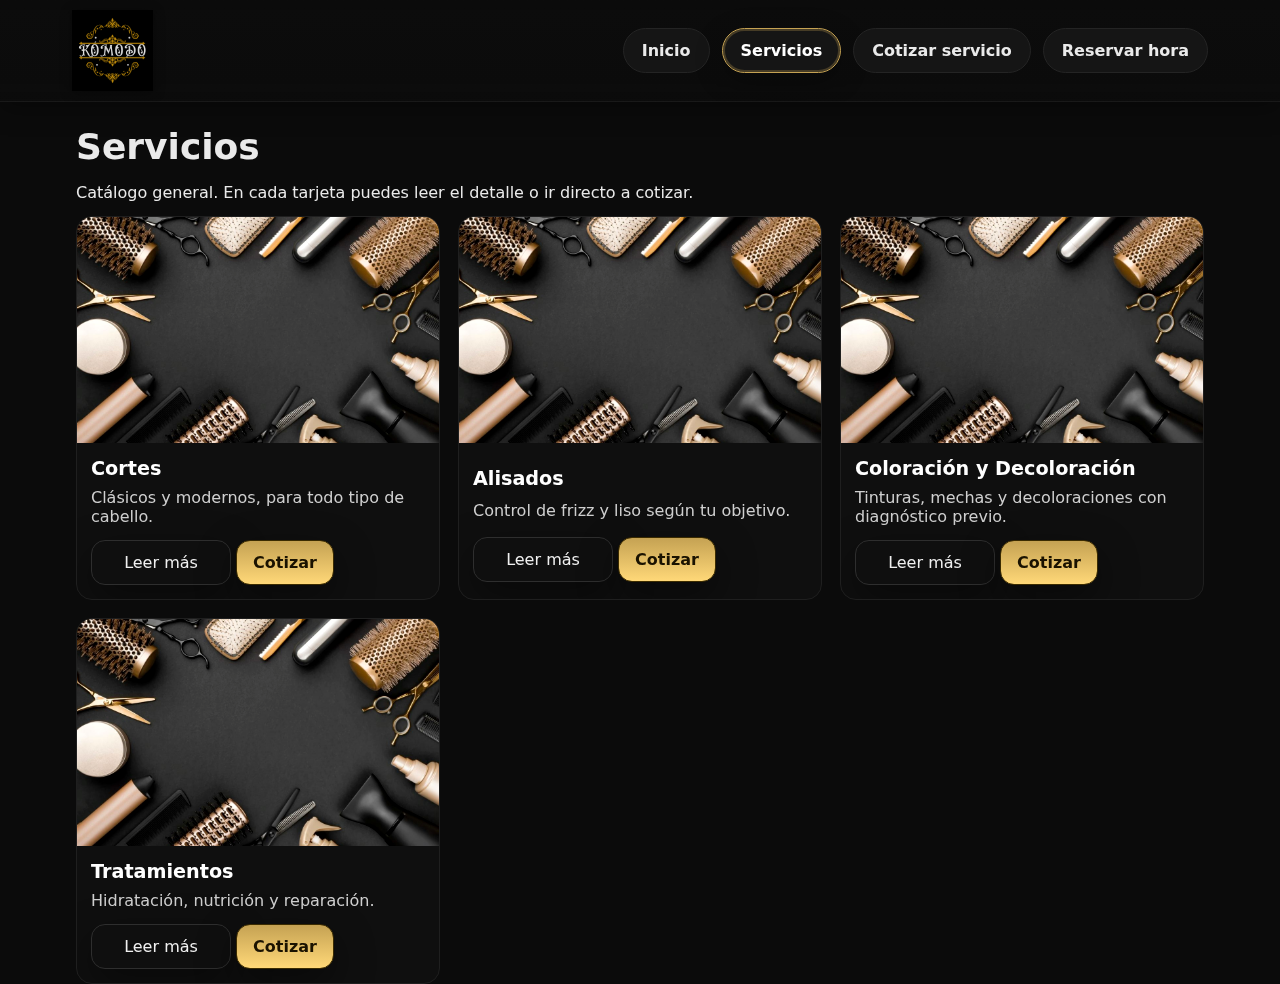
<file: vista_servicios.html>
<!DOCTYPE html>
<html lang="es">
<head>
  <meta charset="UTF-8" />
  <meta name="viewport" content="width=device-width, initial-scale=1.0"/>
  <title>KÓMODO — Servicios</title>
  <link rel="stylesheet" href="css/styles.css"/>
</head>
<body>
  <header class="header">
    <div class="wrap header__inner">
      <a class="brand" href="index.html" aria-label="Inicio KÓMODO">
        <img src="img/k_logo.png" alt="KÓMODO" class="brand__logo" />
      </a>

<nav class="header__nav">
  <a class="nav__link" href="index.html">Inicio</a>
  <a class="nav__link is-active" href="vista_servicios.html">Servicios</a>
  <a class="nav__link" href="cliente.html">Cotizar servicio</a>
  <a class="nav__link" href="vista_reservas.html">Reservar hora</a>
</nav>

    </div>
  </header>

  <main class="wrap services">
    <h1 class="services__title">Servicios</h1>
    <p class="hint" style="margin-bottom:14px">Catálogo general. En cada tarjeta puedes leer el detalle o ir directo a cotizar.</p>

    <div class="services__grid">
      <!-- Cortes -->
      <article class="service-card">
        <a class="service-card__img" href="cortes.html" aria-label="Leer más sobre Cortes">
          <img src="img/fondo.jpg" alt="Cortes de cabello">
        </a>
        <div class="service-card__body">
          <h3 class="service-card__title">Cortes</h3>
          <p class="service-card__desc">Clásicos y modernos, para todo tipo de cabello.</p>
          <div class="service-card__actions">
            <a class="btn btn--ghost" href="cortes.html">Leer más</a>
            <a class="btn btn--gold" href="cliente.html?service=cortes">Cotizar</a>
          </div>
        </div>
      </article>

      <!-- Alisados -->
      <article class="service-card">
        <a class="service-card__img" href="alisados.html" aria-label="Leer más sobre Alisados">
          <img src="img/fondo.jpg" alt="Alisados">
        </a>
        <div class="service-card__body">
          <h3 class="service-card__title">Alisados</h3>
          <p class="service-card__desc">Control de frizz y liso según tu objetivo.</p>
          <div class="service-card__actions">
            <a class="btn btn--ghost" href="alisados.html">Leer más</a>
            <a class="btn btn--gold" href="cliente.html?service=alisados">Cotizar</a>
          </div>
        </div>
      </article>

      <!-- Coloración -->
      <article class="service-card">
        <a class="service-card__img" href="coloracion.html" aria-label="Leer más sobre Coloración">
          <img src="img/fondo.jpg" alt="Coloración y decoloración">
        </a>
        <div class="service-card__body">
          <h3 class="service-card__title">Coloración y Decoloración</h3>
          <p class="service-card__desc">Tinturas, mechas y decoloraciones con diagnóstico previo.</p>
          <div class="service-card__actions">
            <a class="btn btn--ghost" href="coloracion.html">Leer más</a>
            <a class="btn btn--gold" href="cliente.html?service=color">Cotizar</a>
          </div>
        </div>
      </article>

      <!-- Tratamientos -->
      <article class="service-card">
        <a class="service-card__img" href="tratamientos.html" aria-label="Leer más sobre Tratamientos">
          <img src="img/fondo.jpg" alt="Tratamientos capilares">
        </a>
        <div class="service-card__body">
          <h3 class="service-card__title">Tratamientos</h3>
          <p class="service-card__desc">Hidratación, nutrición y reparación.</p>
          <div class="service-card__actions">
            <a class="btn btn--ghost" href="tratamientos.html">Leer más</a>
            <a class="btn btn--gold" href="cliente.html?service=tratamientos">Cotizar</a>
          </div>
        </div>
      </article>
    </div>
  </main>
</body>
</html>
</file>
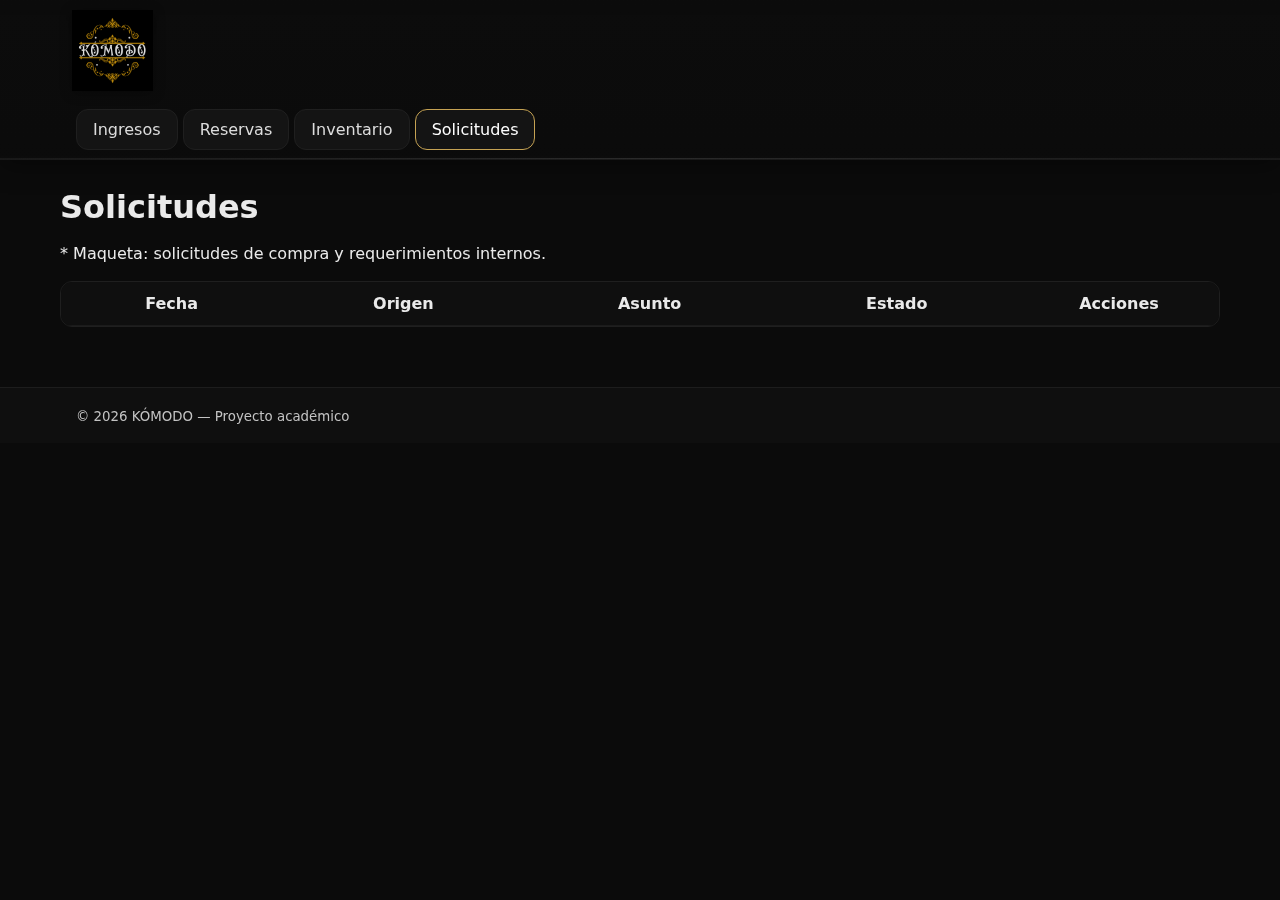
<file: vista_solicitudes.html>
<!DOCTYPE html>
<html lang="es">
<head>
  <meta charset="UTF-8" />
  <meta name="viewport" content="width=device-width, initial-scale=1.0"/>
  <title>KÓMODO — Solicitudes</title>
  <link rel="stylesheet" href="css/styles.css">
</head>
<body>
  <header class="header">
    <div class="wrap header__inner">
      <a class="brand" href="index.html" aria-label="Inicio KÓMODO">
        <img src="img/k_logo.png" alt="KÓMODO" class="brand__logo" />
      </a>
    </div>
    <nav class="tabs">
      <div class="wrap tabs__row" role="tablist" aria-label="Panel">
        <a class="tab" href="vista_ingresos.html">Ingresos</a>
        <a class="tab" href="vista_reservas.html">Reservas</a>
        <a class="tab" href="vista_inventario.html">Inventario</a>
        <a class="tab is-active" href="vista_solicitudes.html" aria-selected="true">Solicitudes</a>
      </div>
    </nav>
  </header>

  <main class="wrap" style="padding: 28px 0 60px;">
    <h1 style="margin:0 0 18px;">Solicitudes</h1>
    <p class="muted" style="margin:0 0 18px;">* Maqueta: solicitudes de compra y requerimientos internos.</p>

    <div class="table-scroll">
      <table class="k-table" id="tbl_solicitudes" aria-label="Tabla de solicitudes">
        <thead>
          <tr>
            <th>Fecha</th>
            <th>Origen</th>
            <th>Asunto</th>
            <th>Estado</th>
            <th style="width:200px">Acciones</th>
          </tr>
        </thead>
        <tbody><!-- admin.js pintará filas si hay datos en window.SOLICITUDES --></tbody>
      </table>
    </div>
  </main>

  <footer class="footer"><div class="wrap"><small>© <span id="year"></span> KÓMODO — Proyecto académico</small></div></footer>
  <script src="js/admin.js"></script>
</body>
</html>
</file>
<file: css/styles.css>
/* ======================================================
   KÓMODO · estilos globales (negro + dorado)
====================================================== */

/* ========== Tokens ========== */
:root{
  --black:#0B0B0B;
  --text:#F5F5F5;
  --muted:#BEBEBE;
  --gold:#F5CB5C;
  --gold-deep:#CD9C20;
  --shadow:0 14px 40px rgba(0,0,0,.45);
  --wrap:1120px;
}

/* ========== Base ========== */
*{ box-sizing:border-box; }
html,body{ height:100%; }
body{
  margin:0;
  font-family:system-ui,-apple-system,Segoe UI,Roboto,Ubuntu,"Helvetica Neue",Arial,sans-serif;
  background:var(--black);
  color:var(--text);
}
.wrap{ max-width:var(--wrap); padding:0 16px; margin:auto; }
/* kill-switch por si quedó overlay viejo */
body::before,body::after{ content:none !important; }

/* ======================================================
   NAVBAR
====================================================== */

:root{
  --gold: #C5A253;          /* dorado mate */
  --gold-ink: #B69045;      /* dorado cálido p/hover */
  --text: #EAEAEA;
  --ink: #0C0C0C;
}

/* ===== barra: fondo coherente con la UI + blur sutil */
.header{
  position: relative;                       /* ancla para el menú móvil */
  background:
    linear-gradient(180deg, rgba(12,12,12,.92), rgba(12,12,12,.82));
  backdrop-filter: saturate(160%) blur(10px);
  -webkit-backdrop-filter: saturate(160%) blur(10px);
  border-bottom: 1px solid rgba(255,255,255,.06);
  box-shadow: 0 6px 24px rgba(0,0,0,.35);
}

/* ===== contenedor con respiración (sin altura fija) */
.header__inner{
  height: auto;                               /* se adapta al logo */
  padding: 10px 12px;                         /* aire vertical */
  display: flex; align-items: center;
  justify-content: space-between; gap: 12px;
}

/* ===== marca: compacta y nítida */
.brand{
  display:inline-flex; align-items:center; gap:10px;
  text-decoration:none; color: var(--text);
}
.brand__logo{
  /* tamaño responsivo: chico en cel, mediano en desk */
  height: clamp(52px, 9vh, 90px);
  width: auto; display:block; margin:0;
  filter: drop-shadow(0 2px 6px rgba(0,0,0,.35));
}
.brand__text{
  color: var(--gold); font-weight:800; letter-spacing:.3px;
}

/* ===== nav en desktop: pills más grandes */
.header__nav{ display:flex; align-items:center; gap:12px; }
.nav__link{
  display:inline-flex; align-items:center; justify-content:center;
  padding: 12px 18px;                          /* ↑ más grandes */
  border-radius: 999px;
  background:#151515; color: var(--text);
  border:1px solid #242424; text-decoration:none; font-weight:700;
  transition: border-color .15s, box-shadow .15s, transform .12s, color .15s, background .15s;
}
.nav__link:hover{
  color:#fff; border-color: var(--gold);
  background: #181818;
  box-shadow: 0 6px 24px rgba(0,0,0,.35), 0 0 0 4px rgba(197,162,83,.06) inset;
  transform: translateY(-1px);
}
.nav__link.is-active{
  color:#fff; border-color: var(--gold);
  box-shadow: 0 0 0 2px rgba(197,162,83,.28) inset, 0 8px 28px rgba(0,0,0,.28);
}
/* accesibilidad */
.nav__link:focus-visible{
  outline: 2px solid var(--gold);
  outline-offset: 2px;
}

/* ===== botón Menú (móvil) */
.nav__toggle{
  display:none;
  padding:10px 14px; border-radius:12px;
  background:#151515; color: var(--text);
  border:1px solid #242424; font-weight:700;
}

/* ===== móvil: menú despliega bajo el header (sin alturas mágicas) */
@media (max-width: 780px){
  .nav__toggle{ display:inline-flex; align-items:center; gap:8px; }
  .header__nav{
    position: absolute; left:0; right:0; top:100%; /* justo debajo del header */
    display:none; flex-direction:column; gap:10px; padding:12px;
    background:#0f1012; border-bottom:1px solid #222;
    box-shadow: 0 18px 40px rgba(0,0,0,.45);
  }
  .header__nav.is-open{ display:flex; }
  .nav__link{ width:100%; padding:14px 16px; }    /* tacto más cómodo */
  .brand__logo{ height: clamp(48px, 8vh, 72px); } /* un pelín más chico en cel */
}

/* ===== micro-ajustes de layout ancho */
@media (min-width: 1200px){
  .wrap{ max-width: 1160px; }
}

/* ======================================================
   TABS (debajo del header)
====================================================== */
.tabs{
  background:transparent;
  padding:8px 0;
  border-top:0;
  border-bottom:1px solid rgba(255,255,255,.06);
  position:relative;
}
.tabs::after{
  content:"";
  position:absolute; left:0; right:0; bottom:-1px; height:1px;
  background:linear-gradient(90deg,transparent,rgba(255,255,255,.08),transparent);
}
.tab{
  background:#141414; color:#dcdcdc; border:1px solid #1f1f1f;
  padding:10px 16px; border-radius:12px; cursor:pointer;
  transition:border-color .15s, color .15s, box-shadow .2s;
  text-decoration:none; display:inline-block;
}
.tab:hover{ border-color:var(--gold); color:#fff; box-shadow:0 0 10px rgba(245,203,92,.25); }
.tab.is-active{ border-color:var(--gold); color:#fff; }

/* ======================================================
   HERO (home)
====================================================== */
.hero{ position:relative; isolation:isolate; min-height:clamp(520px,72vh,840px); display:grid; align-items:end; }
.hero::before{
  content:""; position:absolute; left:0; right:0; top:0; height:18px;
  background:linear-gradient(to bottom, rgba(0,0,0,.85), rgba(0,0,0,0)); z-index:-1;
}
.hero__bg-img{
  position:absolute; inset:0; z-index:-2;
  background-image:url("../img/fondo.jpg");  
  background-size:cover; background-position:center; background-repeat:no-repeat;
  filter:saturate(110%) contrast(105%);
}
.hero__veil{ position:absolute; inset:0; z-index:-1; background:linear-gradient(180deg, rgba(11,11,11,.20), rgba(11,11,11,.65)); pointer-events:none; }
.hero__inner{ padding:64px 0 84px; }
.hero__copy{ max-width:640px; }
.hero__copy h1{ font-size:clamp(32px,3.8vw,56px); line-height:1.06; margin:.2rem 0 .6rem; text-shadow:0 8px 30px rgba(0,0,0,.55); }
.hero__copy p{ color:#d8d8d8; margin:.3rem 0 1rem; }
.hero__cta{ display:flex; gap:12px; flex-wrap:wrap; }
@media (max-width:980px){ .hero__inner{ padding:44px 0 64px; } }

/* ======================================================
   Botones
====================================================== */
.btn{
  display:inline-flex; align-items:center; justify-content:center; gap:8px;
  padding:12px 16px; border-radius:14px;
  border:1px solid #2a2a2a; background:#121212; color:#fff;
  text-decoration:none; cursor:pointer; box-shadow:var(--shadow);
  transition:transform .12s, filter .12s;
}
.btn:hover{ transform:translateY(-1px); }
.btn--ghost{ background:transparent; border-color:#2e2e2e; color:#f0f0f0; }
.btn--gold{ background:linear-gradient(180deg, var(--gold), #ffd878); color:#1a1200; border:1px solid #3b2b00; font-weight:800; }
.btn--gold:hover{ filter:brightness(1.03); }
.btn--lg{ padding:14px 22px; font-size:1.06rem; }
.btn--sm{ padding:8px 12px; font-size:.95rem; box-shadow:none; }

/* ======================================================
   Footer
====================================================== */
.footer{
  border-top:1px solid rgba(255,255,255,.06);
  padding:18px 0; color:#c3c3c3; background:#0f0f0f;
}

/* ======================================================
   Modal auth (login/registro)
====================================================== */
.auth{ border:none; border-radius:16px; background:#0f0f0f; color:#fff; padding:0; }
.auth::backdrop{ background:rgba(0,0,0,.6); }
.auth__panel{ padding:20px; width:min(420px,90vw); }
.auth__title{ margin:0 0 12px; color:var(--gold-deep); }
.field{ display:grid; gap:8px; margin:10px 0; }
.field span{ color:#dcdcdc; font-size:.95rem; }
.field input,.field select{
  padding:12px; border-radius:10px; border:1px solid #2a2a2a; background:#141414; color:#fff;
}
.auth__actions{ display:flex; gap:10px; align-items:center; margin-top:12px; }
.auth__alt{ color:#cfcfcf; text-decoration:none; }
.auth__alt:hover{ color:#fff; }

/* ======================================================
   Cotizador (cliente)
====================================================== */
.quote{ padding:28px 0 64px; }
.quote__head h1{ margin:10px 0 4px; font-size:clamp(26px,3.2vw,40px); }
.quote__head p{ color:#d0d0d0; margin:0 0 16px; }

/* Progreso */
.steps{ list-style:none; padding:0; margin:12px 0 22px; display:flex; gap:10px; flex-wrap:wrap; }
.steps li{
  display:flex; align-items:center; gap:8px;
  background:#121212; border:1px solid #222; color:#bfbfbf;
  padding:8px 12px; border-radius:12px;
}
.steps li span{
  width:22px;height:22px;border-radius:999px;display:grid;place-items:center;
  background:#1e1e1e;border:1px solid #2a2a2a;color:#cfcfcf;font-weight:700;font-size:.9rem;
}
.steps li.is-active{ border-color:var(--gold); color:#fff; }
.steps li.is-active span{
  background:linear-gradient(180deg, var(--gold), #ffd878);
  color:#1a1200; border-color:#3b2b00;
}

/* Paneles */
.panel{ display:none; background:#0e0e0e; border:1px solid #1f1f1f; border-radius:16px; padding:16px; }
.panel.is-active{ display:block; }

/* Pills de selección */
.pill-group{ display:flex; flex-wrap:wrap; gap:8px; margin:8px 0 6px; }
.pill{
  position:relative; display:inline-flex; align-items:center;
  background:#141414; color:#dcdcdc; border:1px solid #1f1f1f;
  padding:10px 14px; border-radius:999px; cursor:pointer; user-select:none;
  transition:border-color .15s, color .15s, box-shadow .2s;
}
.pill input{ position:absolute; inset:0; opacity:0; pointer-events:none; }
.pill:hover{ border-color:var(--gold); color:#fff; box-shadow:0 0 10px rgba(245,203,92,.25); }
/* activo sin fondo dorado (solo borde) */
.pill input:checked + span, .pill input:checked ~ span{ color:#fff; }
@supports(selector(:has(*))){
  .pill:has(input:checked){ border-color:var(--gold); box-shadow:0 0 0 2px rgba(245,203,92,.12); }
}

.resume{ margin:16px 0 4px; background:#101010; border:1px solid #1f1f1f; border-radius:12px; padding:14px; }
.resume h3{ margin:0 0 8px; color:var(--gold-deep); }
.resume ul{ margin:0; padding-left:0; list-style:none; display:grid; gap:6px; }
.resume .hint{ color:#bdbdbd; font-size:.9rem; margin:.6rem 0 0; }

.grid2{ display:grid; gap:10px; grid-template-columns:1fr; }
.grid3{ display:grid; gap:10px; grid-template-columns:1fr; }
@media (min-width:720px){
  .grid2{ grid-template-columns:1fr 1fr; }
  .grid3{ grid-template-columns:1fr 1fr 1fr; }
}
.actions{ display:flex; gap:10px; margin-top:12px; }

/* Calendario */
.cal-wrap{ display:grid; gap:16px; grid-template-columns:1fr; }
@media (min-width:820px){ .cal-wrap{ grid-template-columns:1.2fr .8fr; align-items:start; } }
.cal{ background:#0f0f0f; border:1px solid #1f1f1f; border-radius:16px; padding:12px; }
.cal__header{ display:flex; align-items:center; justify-content:space-between; padding:6px 6px 12px; }
.cal__title{ font-weight:800; letter-spacing:.4px; }
.cal__title #calMonth{ color:#fff; margin-right:6px; }
.cal__title #calYear{ color:#cfcfcf; }
.cal__nav{
  appearance:none; border:none; cursor:pointer; width:36px; height:36px;
  border-radius:10px; background:#141414; color:#eaeaea; border:1px solid #202020;
}
.cal__nav:hover{ border-color:var(--gold); box-shadow:0 0 10px rgba(245,203,92,.25); color:#fff; }
.cal__week{ color:#bdbdbd; font-size:.85rem; letter-spacing:.4px; }
.cal__row{ display:grid; grid-template-columns:repeat(7,1fr); gap:6px; margin-bottom:6px; }
.cal__week span{ text-align:center; padding:6px 0; }
.cal__grid{ display:grid; grid-template-columns:repeat(7,1fr); gap:6px; }
.cal__day{
  display:grid; place-items:center; height:46px; border-radius:12px; cursor:pointer;
  background:#131313; border:1px solid #202020; color:#e7e7e7;
}
.cal__day--muted{ opacity:.45; cursor:default; }
.cal__day--disabled{ opacity:.35; cursor:not-allowed; }
.cal__day:hover{ border-color:var(--gold); color:#fff; }
.cal__day--today{ outline:2px dashed #3b3b3b; outline-offset:2px; }
.cal__day--selected{
  background:linear-gradient(180deg, var(--gold), #ffd878);
  color:#1a1200; border-color:#3b2b00; font-weight:800;
}

/* Horas */
.times{ background:#0f0f0f; border:1px solid #1f1f1f; border-radius:16px; padding:12px; }
.times__title{ font-weight:700; color:#eaeaea; margin:2px 0 10px; }
.times__list{ display:grid; gap:8px; }
.times__btn{
  width:100%; text-align:center; cursor:pointer;
  padding:10px 12px; border-radius:12px; border:1px solid #202020;
  background:#141414; color:#e7e7e7;
}
.times__btn:hover{ border-color:var(--gold); color:#fff; box-shadow:0 0 10px rgba(245,203,92,.25); }
.times__btn.is-active{
  background:linear-gradient(180deg, var(--gold), #ffd878);
  color:#1a1200; border-color:#3b2b00; font-weight:800;
}

/* ======================================================
   Admin / KPIs / Tablas
====================================================== */
.admin{ padding:24px 0 64px; }
.card{ background:#0f0f0f; border:1px solid #1f1f1f; border-radius:16px; padding:14px; }

.grid2-admin{ display:grid; gap:12px; grid-template-columns:1fr; }
@media(min-width:860px){ .grid2-admin{ grid-template-columns:1fr 1fr; } }

.badge{ display:inline-block; padding:4px 8px; border:1px solid #2a2a2a; border-radius:999px; color:#dcdcdc; background:#141414; }
.badge--gold{ border-color:#3b2b00; background:linear-gradient(180deg, var(--gold), #ffd878); color:#1a1200; font-weight:800; }

.grid4{ display:grid; grid-template-columns:repeat(4,minmax(0,1fr)); gap:16px; }
@media (max-width:980px){ .grid4{ grid-template-columns:repeat(2,minmax(0,1fr)); } }
@media (max-width:560px){ .grid4{ grid-template-columns:1fr; } }

.k-card{ background:#111; border:1px solid #222; border-radius:14px; padding:16px; box-shadow:0 6px 20px rgba(0,0,0,.25); }
.k-card__title{ color:#d8d8d8; font-size:.95rem; margin-bottom:6px; }
.k-card__value{ font-size:1.8rem; font-weight:800; }
.k-card__hint{ color:#bfbfbf; font-size:.9rem; margin-top:2px; }

/* Tabla */
.table-scroll{ overflow:auto; border-radius:12px; border:1px solid #1f1f1f; background:#0f0f0f; }
.k-table{ width:100%; border-collapse:separate; border-spacing:0; }
.k-table th,.k-table td{ padding:12px 14px; border-bottom:1px solid #1b1b1b; }
.k-table thead th{ position:sticky; top:0; background:#0f0f0f; color:#e9e9e9; }
.k-table tbody tr:hover{ background:#121212; }
.ta-r{ text-align:right; }

/* ======================================================
   Home: features
====================================================== */
.feature-row{
  display:grid; grid-template-columns:repeat(4, minmax(0,1fr)); gap:14px;
  margin-top:24px; padding:14px; border-radius:16px;
  background:rgba(15,15,15,.72); border:1px solid rgba(255,255,255,.06);
  box-shadow:0 18px 50px rgba(0,0,0,.45); backdrop-filter:blur(6px) saturate(140%);
}
.feature{
  background:rgba(17,17,17,.85); border:1px solid #1f1f1f; border-radius:14px;
  padding:14px; display:grid; align-content:start; gap:8px; min-height:126px;
}
.feature__title{ font-weight:800; color:#fff; }
.feature__hint{ margin:0; color:#d0d0d0; font-size:.95rem; }
.feature__links{ display:flex; flex-wrap:wrap; gap:8px; }
@media (max-width:1020px){ .feature-row{ grid-template-columns:repeat(2, minmax(0,1fr)); } }
@media (max-width:560px){ .feature-row{ grid-template-columns:1fr; } }

/* ======================================================
   Catálogo de servicios
====================================================== */
.services{ margin-top:24px; }
.services__title{ margin:0 0 14px; font-size:clamp(24px, 3vw, 36px); color:var(--text); }
.services__grid{ display:grid; grid-template-columns:repeat(3, minmax(0,1fr)); gap:18px; }
@media (max-width:1020px){ .services__grid{ grid-template-columns:repeat(2, minmax(0,1fr)); } }
@media (max-width:620px){ .services__grid{ grid-template-columns:1fr; } }

.service-card{
  display:grid; border:1px solid #1f1f1f; border-radius:16px; background:#0f0f0f; overflow:hidden;
  transition:border-color .15s, box-shadow .15s, transform .15s;
}
.service-card:hover{ border-color:var(--gold); box-shadow:0 14px 40px rgba(0,0,0,.35); transform:translateY(-2px); }

.service-card__img{ display:block; aspect-ratio:16/10; background:#111; overflow:hidden; }
.service-card__img img{ width:100%; height:100%; object-fit:cover; display:block; filter:saturate(108%) contrast(104%); }

.service-card__body{ padding:14px; display:grid; gap:8px; }
.service-card__title{ margin:0; color:#fff; font-size:1.2rem; font-weight:800; }
.service-card__desc{ margin:0; color:#d0d0d0; }
.service-card__actions{ margin-top:6px; }
.service-card .btn.btn--ghost{ min-width:140px; }

/* ============ FOOTER KÓMODO (DARK) ============ */
.k-footer{
  --bg: #0b0b0c;
  --surface: #111113;
  --text: #e7e7e7;
  --muted: #a1a1aa;
  --line: rgba(255,255,255,.08);
  --accent: #22c55e; /* puedes cambiar el acento */
  background: var(--bg);
  color: var(--text);
  position: relative;
  overflow: clip;
}

/* barra sutil superior con acento */
.k-footer::before{
  content:"";
  display:block;
  height:2px;
  background: linear-gradient(90deg, var(--accent), transparent 60%);
  opacity:.7;
}

/* contenedor (aislado para no chocar con tu .wrap global) */
.k-footer .wrap{
  max-width: 1120px;
  margin-inline: auto;
  padding-inline: 16px;
}

/* layout */
.k-footer__top{
  display:grid;
  gap: 32px;
  grid-template-columns: 1.25fr 1fr 1.1fr 1.1fr;
  padding: 40px 0 28px;
}

.k-footer__bottom{
  border-top: 1px solid var(--line);
  background: linear-gradient(180deg, var(--surface), transparent 120%);
}
.k-footer__bottom .wrap{
  display:flex;
  justify-content: space-between;
  align-items:center;
  gap: 16px;
  padding: 14px 0 18px;
}
.k-footer small{ color: var(--muted); }
.k-footer a{ color: var(--text); text-decoration: none; }
.k-footer a:hover{ opacity: 1; }

/* brand */
.k-brand .brand__logo{ height: 40px; width:auto; display:block; }
.k-tagline{ margin: 10px 0 16px; color: var(--muted); }

/* social icons */
.k-social{ display:flex; gap:10px; }
.k-ico{
  width:40px; height:40px; display:inline-flex; align-items:center; justify-content:center;
  border:1px solid var(--line); border-radius:999px; color: var(--text);
  opacity:.9; transition: transform .2s ease, box-shadow .2s ease, border-color .2s ease;
}
.k-ico:hover{
  transform: translateY(-2px);
  border-color: rgba(255,255,255,.18);
  box-shadow: 0 8px 22px rgba(0,0,0,.35);
}

/* lists/links */
.k-links h4, .k-info h4, .k-cta h4{ font-size: 1rem; margin: 6px 0 12px; color:#fff; }
.k-links ul, .k-info .k-list{ list-style:none; margin:0; padding:0; }
.k-links li{ margin: 8px 0; }
.k-links a{ color: var(--muted); opacity:.95; }
.k-links a:hover{ color:#fff; }

.k-info .k-list li{
  display:flex; align-items:flex-start; gap:10px; margin:10px 0; color: var(--muted);
}
.k-bullet{ width:18px; height:18px; flex:0 0 18px; opacity:.9; }

/* CTA */
.k-cta p{ color: var(--muted); margin: 6px 0 14px; }
.k-btn{
  display:inline-block; padding:10px 16px; border-radius:999px;
  background: var(--accent); color:#0a0a0a; font-weight:600;
  box-shadow: 0 8px 24px rgba(34,197,94,.25);
  transition: transform .15s ease, box-shadow .2s ease, filter .2s ease;
}
.k-btn:hover{ transform: translateY(-1px); filter: brightness(1.05); }

/* responsive */
@media (max-width: 960px){
  .k-footer__top{ grid-template-columns: 1fr 1fr; }
}
@media (max-width: 560px){
  .k-footer__top{ grid-template-columns: 1fr; }
  .k-footer__bottom .wrap{ flex-direction: column; align-items:flex-start; }
}
</file>
<file: css/inventario.css>
/* inventario.css — MÓDULO INVENTARIO
   Paleta y look heredan de styles.css */

/* Cabecera del módulo */
.inv__header{display:flex;align-items:center;justify-content:space-between;gap:16px;margin:26px auto 10px}
.inv__header h1{margin:0}
.inv__controls{display:flex;gap:10px;flex-wrap:wrap}
.inv__controls input[type="search"],
.inv__controls select{
  background:#101010;border:1px solid #232323;color:#f2f2f2;
  padding:10px 12px;border-radius:12px;outline:none;min-width:240px;
}
.inv__controls select{min-width:200px}
.inv__controls .btn{height:42px}

/* Tabla del inventario */
.inv__table{width:100%;border-collapse:separate;border-spacing:0;overflow:hidden;border-radius:14px;border:1px solid #1c1c1c}
.inv__table thead th{
  position:sticky;top:0;z-index:1;background:#0f0f0f;color:#f5cb5c;
  padding:14px 16px;text-align:left;font-weight:700;border-bottom:1px solid #1c1c1c;
}
.inv__table td{padding:14px 16px;border-bottom:1px solid #171717}
.inv__table tbody tr:hover{background:#111}

/* Badges de stock */
.badge{display:inline-flex;align-items:center;gap:6px;padding:.2rem .6rem;border-radius:999px;font-size:.85rem;border:1px solid transparent}
.badge--ok{background:#0f1b12;border-color:#1b3b20;color:#97f3b5}
.badge--low{background:#1b160f;border-color:#3b2b1b;color:#ffd27d}
.badge--out{background:#2b1212;border-color:#5b1c1c;color:#ff9b9b}

/* Modal del módulo */
.modal{border:none;padding:0;background:transparent}
.modal::backdrop{background:rgba(0,0,0,.6)}
.modal__card{background:#0f0f0f;border:1px solid #1f1f1f;border-radius:16px;padding:18px;min-width:min(720px,96vw);color:#fff}
.modal__card h3{margin:0 0 10px}
.modal__actions{display:flex;gap:10px;justify-content:flex-end;margin-top:14px}
.grid{display:grid;grid-template-columns:1fr 1fr;gap:12px}
.grid label{display:grid;gap:6px}
.grid input,.grid select{background:#101010;border:1px solid #232323;color:#fff;border-radius:10px;padding:10px 12px}

/* Lista de solicitudes */
.requests{display:grid;gap:12px;max-height:420px;overflow:auto;padding-right:4px}
.req-item{display:grid;grid-template-columns:1fr auto;gap:8px;border:1px solid #1f1f1f;border-radius:12px;padding:10px;background:#121212}
.req-item__meta{font-size:.9rem;color:#cfcfcf}

.inv__hint{margin:10px 0 24px;color:#cfcfcf}
</file>
<file: css/reservas.css>
/* reservas.css — MÓDULO RESERVAS (tabla, badges y acciones) */

/* Alineación de celdas */
.k-table th, .k-table td { vertical-align: middle; }

/* Estado de la reserva */
.badge--ok     { background:#1f1f1f; border:1px solid #2c2c2c; padding:6px 12px; border-radius:999px; color:#cfe9cf; }
.badge--pend   { background:#1f1f1f; border:1px solid #2c2c2c; padding:6px 12px; border-radius:999px; color:#ffd98a; }
.badge--cancel { background:#281a1a; border:1px solid #462f2f; padding:6px 12px; border-radius:999px; color:#ffb3b3; }

/* Columna Acciones */
.k-actions{ display:flex; flex-direction:column; gap:8px; align-items:flex-start; }
.k-actions .btn{ min-width:140px; }
.k-actions .btn.btn--ghost{ opacity:.9; }

/* Detalles de layout útiles */
.k-table td[data-col="fecha"],
.k-table td[data-col="hora"]{ white-space:nowrap; }
.k-table tbody tr{ border-top:1px solid #1c1c1c; }
</file>
